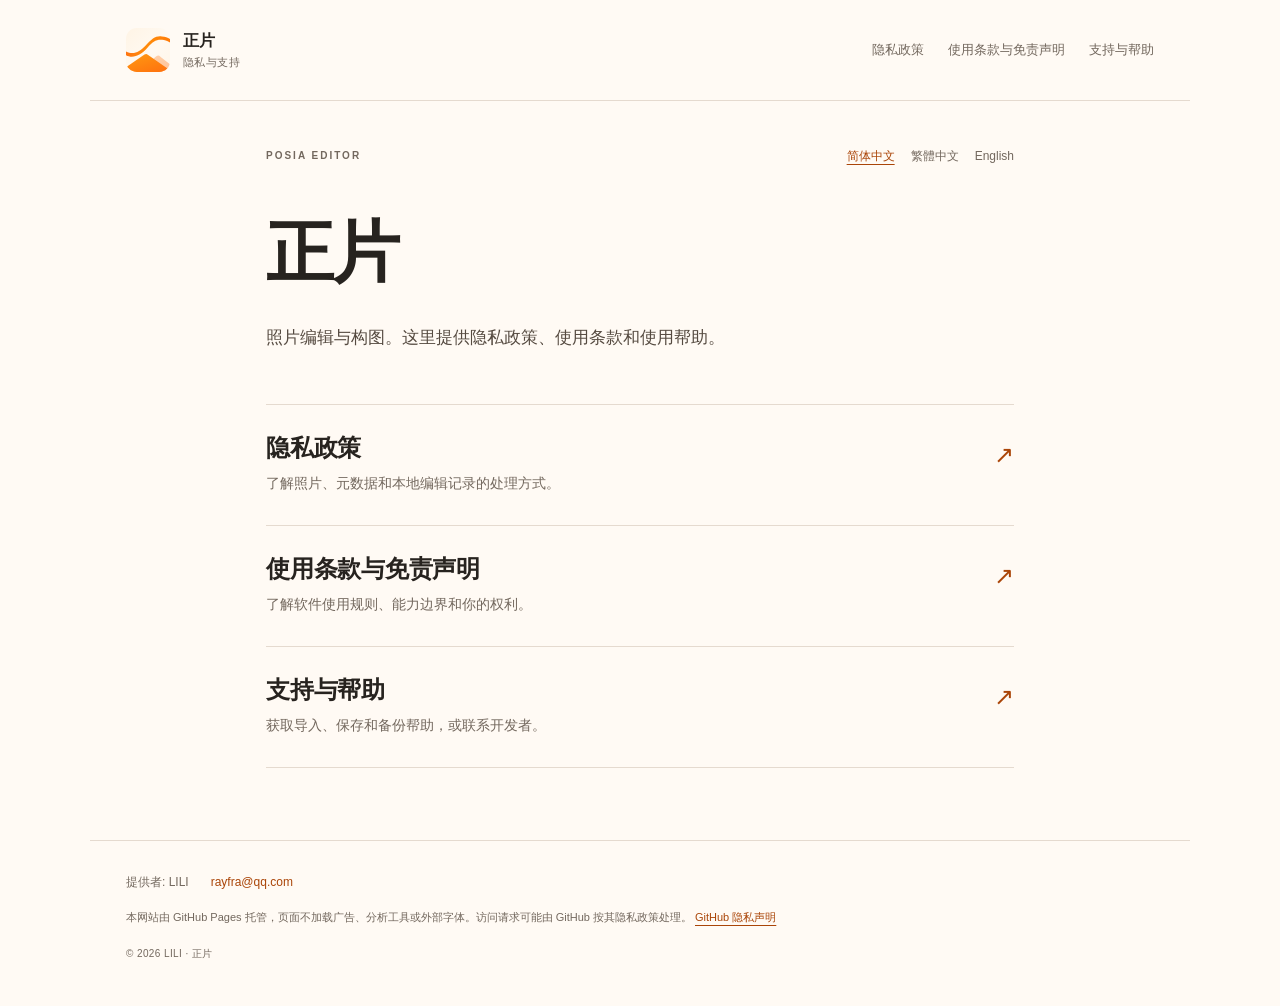
<file: index.html>
<!doctype html>
<html lang="zh-Hans"><head><meta charset="utf-8"><meta name="viewport" content="width=device-width,initial-scale=1">
<title>正片</title><meta name="description" content="照片编辑与构图。这里提供隐私政策、使用条款和使用帮助。">
<link rel="icon" href="icon.svg" type="image/svg+xml"><link rel="stylesheet" href="styles.css"></head>
<body><a class="skip" href="#main">跳到正文</a>
<header class="site-header"><a class="brand" href="index.html"><img src="icon.svg" width="44" height="44" alt=""><span>正片<small>隐私与支持</small></span></a><nav aria-label="隐私与支持"><a href="privacy.html">隐私政策</a><a href="terms.html">使用条款与免责声明</a><a href="support.html">支持与帮助</a></nav></header>
<main id="main"><div class="page-top"><span class="eyebrow">POSIA EDITOR</span><nav class="languages" aria-label="语言"><a href="index.html" lang="zh-Hans" hreflang="zh-Hans" aria-current="page">简体中文</a><a href="index-zh-Hant.html" lang="zh-Hant" hreflang="zh-Hant">繁體中文</a><a href="index-en.html" lang="en" hreflang="en">English</a></nav></div><h1 class="home-title">正片</h1><p class="intro">照片编辑与构图。这里提供隐私政策、使用条款和使用帮助。</p><div class="directory"><a class="directory-row" href="privacy.html"><div><h2>隐私政策</h2><p>了解照片、元数据和本地编辑记录的处理方式。</p></div><span aria-hidden="true">↗</span></a><a class="directory-row" href="terms.html"><div><h2>使用条款与免责声明</h2><p>了解软件使用规则、能力边界和你的权利。</p></div><span aria-hidden="true">↗</span></a><a class="directory-row" href="support.html"><div><h2>支持与帮助</h2><p>获取导入、保存和备份帮助，或联系开发者。</p></div><span aria-hidden="true">↗</span></a></div></main>
<footer><div class="contact-line">提供者: LILI<a href="mailto:rayfra@qq.com">rayfra@qq.com</a></div>
<p>本网站由 GitHub Pages 托管，页面不加载广告、分析工具或外部字体。访问请求可能由 GitHub 按其隐私政策处理。 <a href="https://docs.github.com/en/site-policy/privacy-policies/github-privacy-statement">GitHub 隐私声明</a></p><small>© 2026 LILI · 正片</small></footer></body></html>
</file>
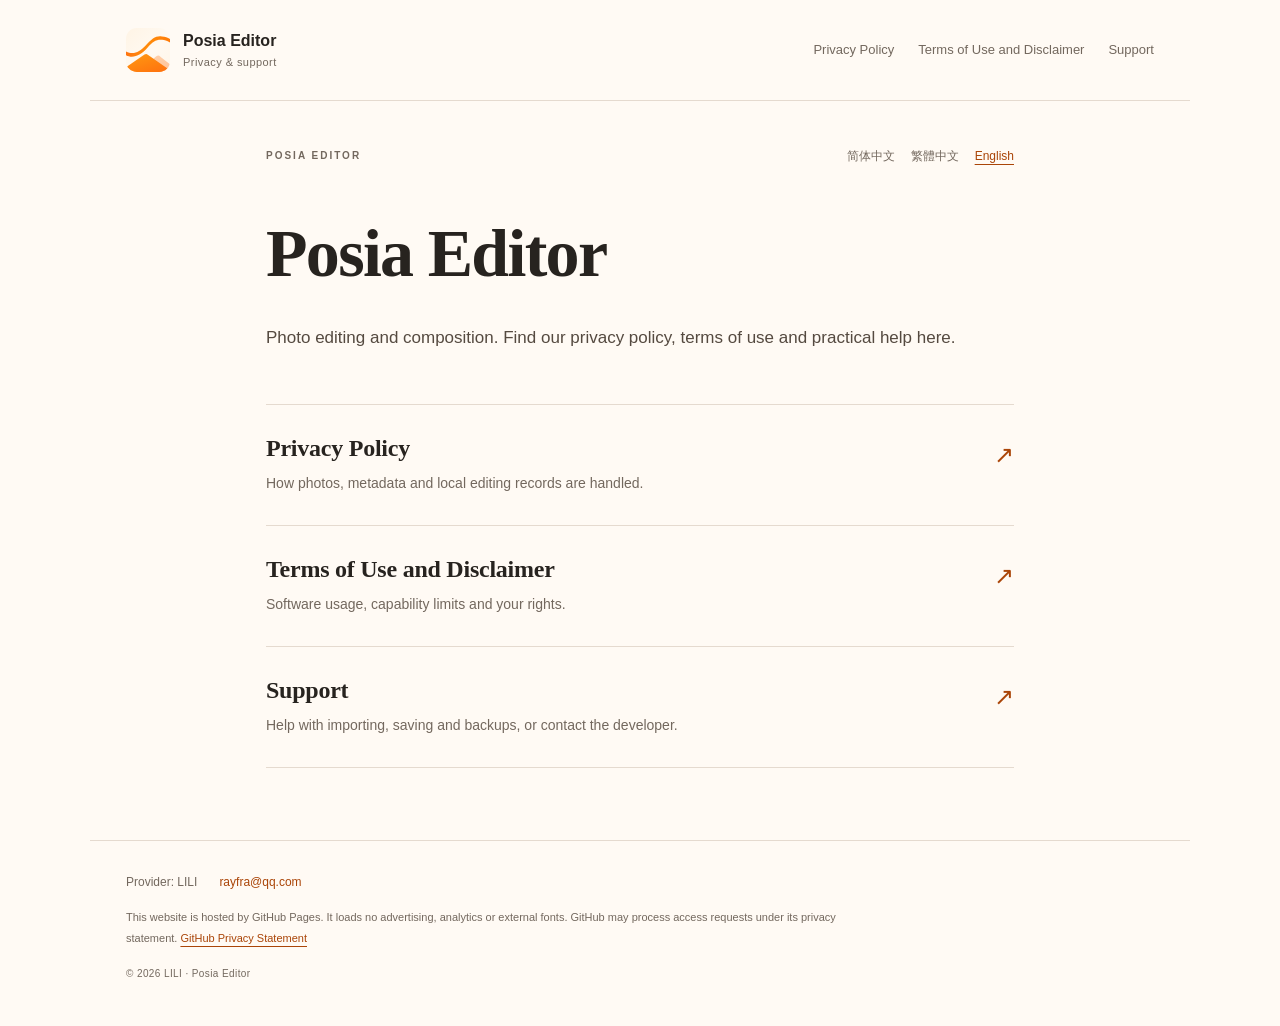
<file: index-en.html>
<!doctype html>
<html lang="en"><head><meta charset="utf-8"><meta name="viewport" content="width=device-width,initial-scale=1">
<title>Posia Editor</title><meta name="description" content="Photo editing and composition. Find our privacy policy, terms of use and practical help here.">
<link rel="icon" href="icon.svg" type="image/svg+xml"><link rel="stylesheet" href="styles.css"></head>
<body><a class="skip" href="#main">Skip to content</a>
<header class="site-header"><a class="brand" href="index-en.html"><img src="icon.svg" width="44" height="44" alt=""><span>Posia Editor<small>Privacy &amp; support</small></span></a><nav aria-label="Privacy &amp; support"><a href="privacy-en.html">Privacy Policy</a><a href="terms-en.html">Terms of Use and Disclaimer</a><a href="support-en.html">Support</a></nav></header>
<main id="main"><div class="page-top"><span class="eyebrow">POSIA EDITOR</span><nav class="languages" aria-label="Language"><a href="index.html" lang="zh-Hans" hreflang="zh-Hans">简体中文</a><a href="index-zh-Hant.html" lang="zh-Hant" hreflang="zh-Hant">繁體中文</a><a href="index-en.html" lang="en" hreflang="en" aria-current="page">English</a></nav></div><h1 class="home-title">Posia Editor</h1><p class="intro">Photo editing and composition. Find our privacy policy, terms of use and practical help here.</p><div class="directory"><a class="directory-row" href="privacy-en.html"><div><h2>Privacy Policy</h2><p>How photos, metadata and local editing records are handled.</p></div><span aria-hidden="true">↗</span></a><a class="directory-row" href="terms-en.html"><div><h2>Terms of Use and Disclaimer</h2><p>Software usage, capability limits and your rights.</p></div><span aria-hidden="true">↗</span></a><a class="directory-row" href="support-en.html"><div><h2>Support</h2><p>Help with importing, saving and backups, or contact the developer.</p></div><span aria-hidden="true">↗</span></a></div></main>
<footer><div class="contact-line">Provider: LILI<a href="mailto:rayfra@qq.com">rayfra@qq.com</a></div>
<p>This website is hosted by GitHub Pages. It loads no advertising, analytics or external fonts. GitHub may process access requests under its privacy statement. <a href="https://docs.github.com/en/site-policy/privacy-policies/github-privacy-statement">GitHub Privacy Statement</a></p><small>© 2026 LILI · Posia Editor</small></footer></body></html>
</file>
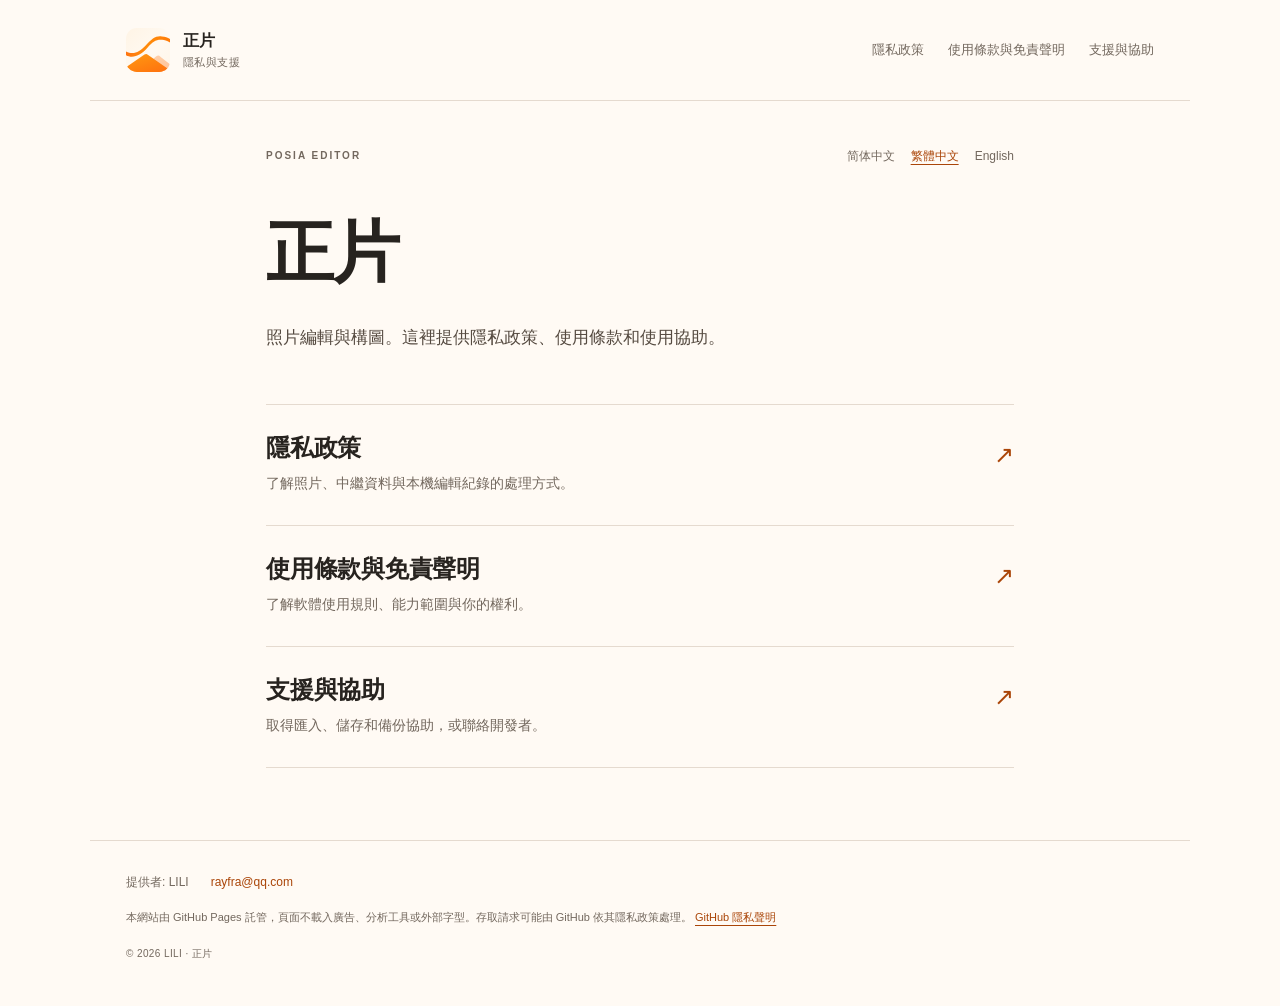
<file: index-zh-Hant.html>
<!doctype html>
<html lang="zh-Hant"><head><meta charset="utf-8"><meta name="viewport" content="width=device-width,initial-scale=1">
<title>正片</title><meta name="description" content="照片編輯與構圖。這裡提供隱私政策、使用條款和使用協助。">
<link rel="icon" href="icon.svg" type="image/svg+xml"><link rel="stylesheet" href="styles.css"></head>
<body><a class="skip" href="#main">跳到正文</a>
<header class="site-header"><a class="brand" href="index-zh-Hant.html"><img src="icon.svg" width="44" height="44" alt=""><span>正片<small>隱私與支援</small></span></a><nav aria-label="隱私與支援"><a href="privacy-zh-Hant.html">隱私政策</a><a href="terms-zh-Hant.html">使用條款與免責聲明</a><a href="support-zh-Hant.html">支援與協助</a></nav></header>
<main id="main"><div class="page-top"><span class="eyebrow">POSIA EDITOR</span><nav class="languages" aria-label="語言"><a href="index.html" lang="zh-Hans" hreflang="zh-Hans">简体中文</a><a href="index-zh-Hant.html" lang="zh-Hant" hreflang="zh-Hant" aria-current="page">繁體中文</a><a href="index-en.html" lang="en" hreflang="en">English</a></nav></div><h1 class="home-title">正片</h1><p class="intro">照片編輯與構圖。這裡提供隱私政策、使用條款和使用協助。</p><div class="directory"><a class="directory-row" href="privacy-zh-Hant.html"><div><h2>隱私政策</h2><p>了解照片、中繼資料與本機編輯紀錄的處理方式。</p></div><span aria-hidden="true">↗</span></a><a class="directory-row" href="terms-zh-Hant.html"><div><h2>使用條款與免責聲明</h2><p>了解軟體使用規則、能力範圍與你的權利。</p></div><span aria-hidden="true">↗</span></a><a class="directory-row" href="support-zh-Hant.html"><div><h2>支援與協助</h2><p>取得匯入、儲存和備份協助，或聯絡開發者。</p></div><span aria-hidden="true">↗</span></a></div></main>
<footer><div class="contact-line">提供者: LILI<a href="mailto:rayfra@qq.com">rayfra@qq.com</a></div>
<p>本網站由 GitHub Pages 託管，頁面不載入廣告、分析工具或外部字型。存取請求可能由 GitHub 依其隱私政策處理。 <a href="https://docs.github.com/en/site-policy/privacy-policies/github-privacy-statement">GitHub 隱私聲明</a></p><small>© 2026 LILI · 正片</small></footer></body></html>
</file>
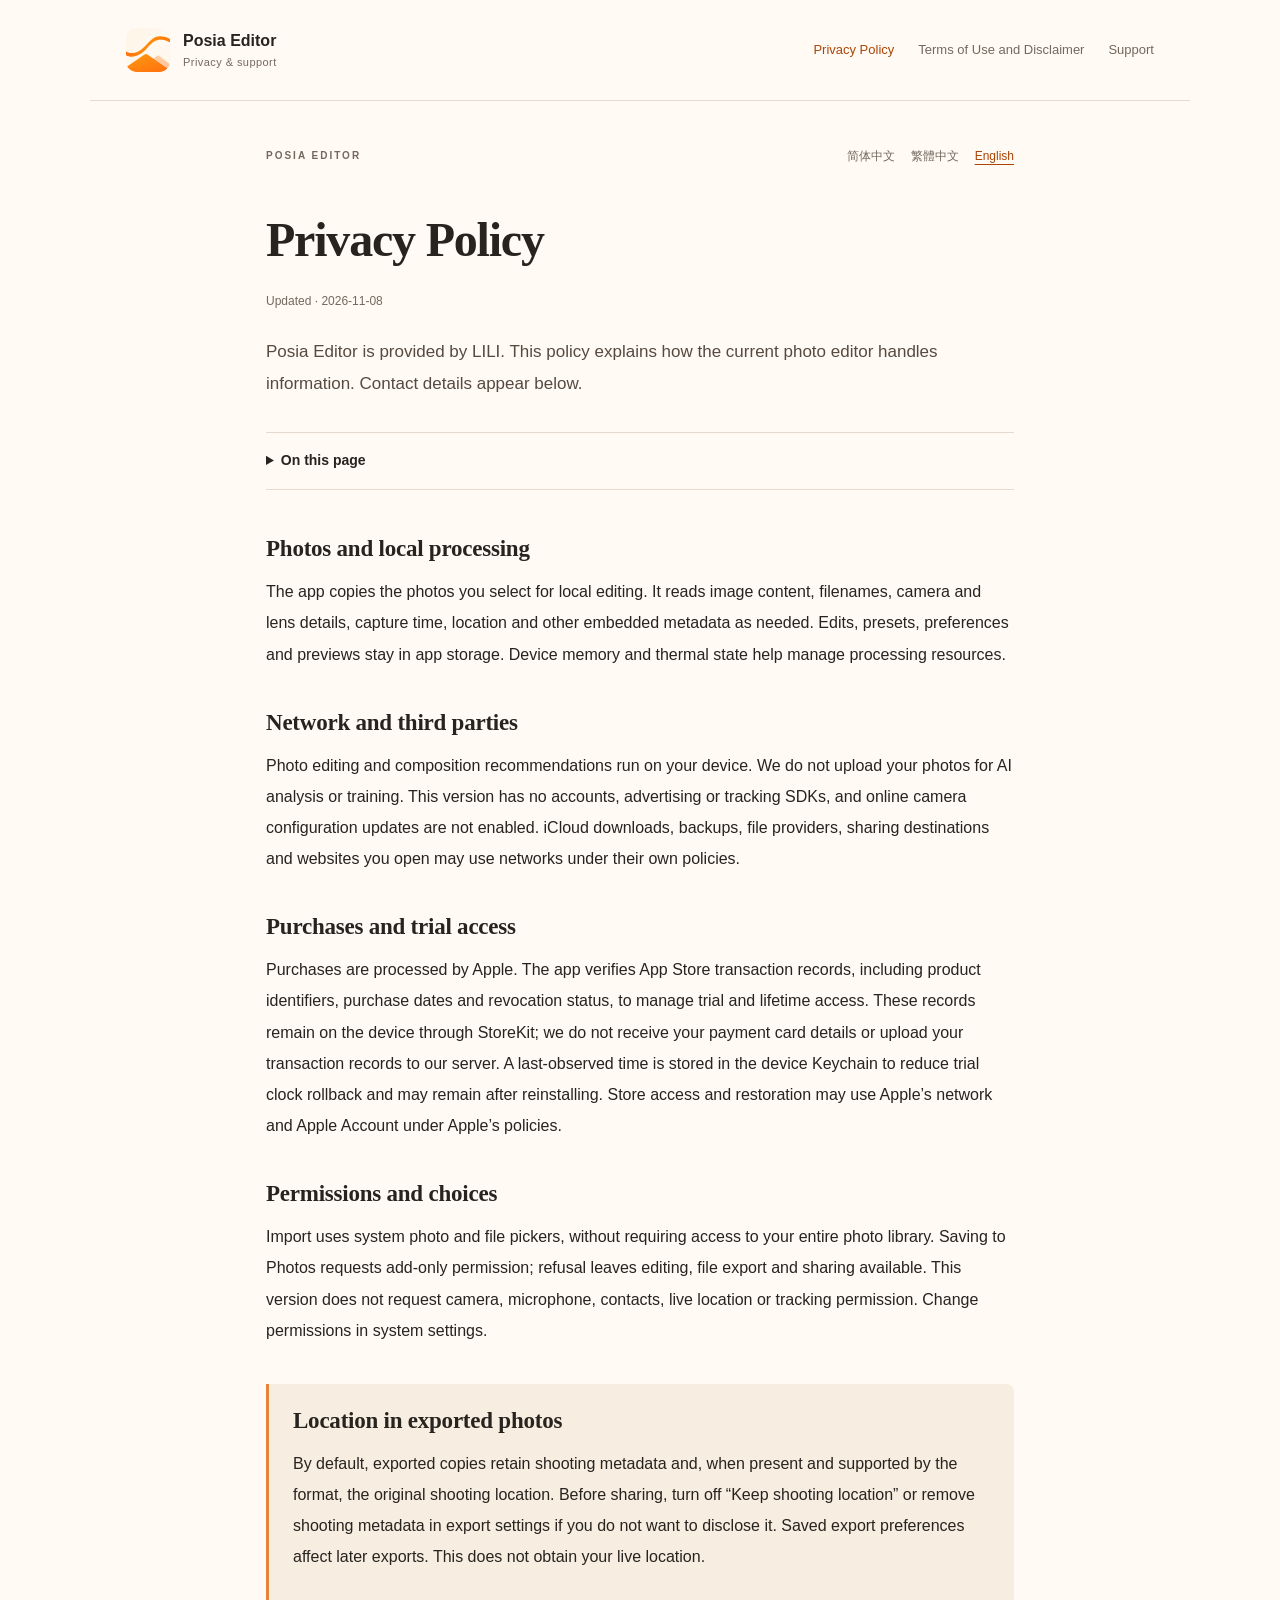
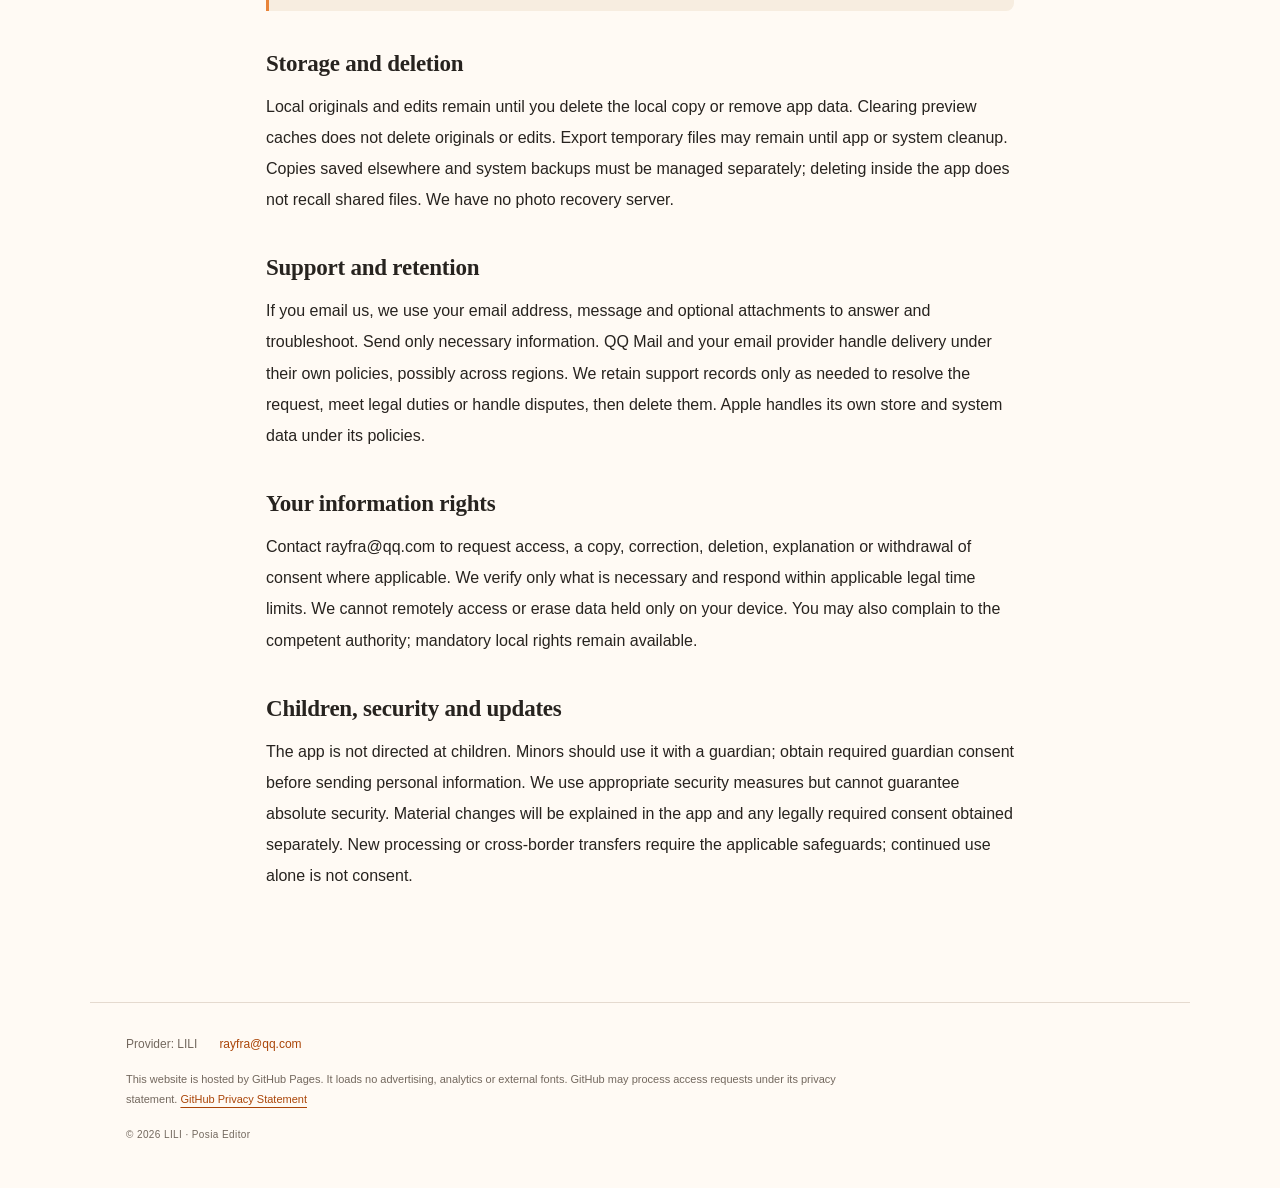
<file: privacy-en.html>
<!doctype html>
<html lang="en"><head><meta charset="utf-8"><meta name="viewport" content="width=device-width,initial-scale=1">
<title>Privacy Policy · Posia Editor</title><meta name="description" content="Photo editing and composition. Find our privacy policy, terms of use and practical help here.">
<link rel="icon" href="icon.svg" type="image/svg+xml"><link rel="stylesheet" href="styles.css"></head>
<body><a class="skip" href="#main">Skip to content</a>
<header class="site-header"><a class="brand" href="index-en.html"><img src="icon.svg" width="44" height="44" alt=""><span>Posia Editor<small>Privacy &amp; support</small></span></a><nav aria-label="Privacy &amp; support"><a href="privacy-en.html" aria-current="page">Privacy Policy</a><a href="terms-en.html">Terms of Use and Disclaimer</a><a href="support-en.html">Support</a></nav></header>
<main id="main"><div class="page-top"><span class="eyebrow">POSIA EDITOR</span><nav class="languages" aria-label="Language"><a href="privacy.html" lang="zh-Hans" hreflang="zh-Hans">简体中文</a><a href="privacy-zh-Hant.html" lang="zh-Hant" hreflang="zh-Hant">繁體中文</a><a href="privacy-en.html" lang="en" hreflang="en" aria-current="page">English</a></nav></div><h1>Privacy Policy</h1><p class="revision">Updated · <time datetime="2026-11-08">2026-11-08</time></p><p class="intro">Posia Editor is provided by LILI. This policy explains how the current photo editor handles information. Contact details appear below.</p><details class="contents"><summary>On this page</summary><ol><li><a href="#local">Photos and local processing</a></li><li><a href="#network">Network and third parties</a></li><li><a href="#purchases">Purchases and trial access</a></li><li><a href="#permissions">Permissions and choices</a></li><li><a href="#export">Location in exported photos</a></li><li><a href="#storage">Storage and deletion</a></li><li><a href="#support">Support and retention</a></li><li><a href="#rights">Your information rights</a></li><li><a href="#children-updates">Children, security and updates</a></li></ol></details><article><section id="local"><h2>Photos and local processing</h2><p>The app copies the photos you select for local editing. It reads image content, filenames, camera and lens details, capture time, location and other embedded metadata as needed. Edits, presets, preferences and previews stay in app storage. Device memory and thermal state help manage processing resources.</p></section><section id="network"><h2>Network and third parties</h2><p>Photo editing and composition recommendations run on your device. We do not upload your photos for AI analysis or training. This version has no accounts, advertising or tracking SDKs, and online camera configuration updates are not enabled. iCloud downloads, backups, file providers, sharing destinations and websites you open may use networks under their own policies.</p></section><section id="purchases"><h2>Purchases and trial access</h2><p>Purchases are processed by Apple. The app verifies App Store transaction records, including product identifiers, purchase dates and revocation status, to manage trial and lifetime access. These records remain on the device through StoreKit; we do not receive your payment card details or upload your transaction records to our server. A last-observed time is stored in the device Keychain to reduce trial clock rollback and may remain after reinstalling. Store access and restoration may use Apple’s network and Apple Account under Apple’s policies.</p></section><section id="permissions"><h2>Permissions and choices</h2><p>Import uses system photo and file pickers, without requiring access to your entire photo library. Saving to Photos requests add-only permission; refusal leaves editing, file export and sharing available. This version does not request camera, microphone, contacts, live location or tracking permission. Change permissions in system settings.</p></section><section id="export" class="important"><h2>Location in exported photos</h2><p>By default, exported copies retain shooting metadata and, when present and supported by the format, the original shooting location. Before sharing, turn off “Keep shooting location” or remove shooting metadata in export settings if you do not want to disclose it. Saved export preferences affect later exports. This does not obtain your live location.</p></section><section id="storage"><h2>Storage and deletion</h2><p>Local originals and edits remain until you delete the local copy or remove app data. Clearing preview caches does not delete originals or edits. Export temporary files may remain until app or system cleanup. Copies saved elsewhere and system backups must be managed separately; deleting inside the app does not recall shared files. We have no photo recovery server.</p></section><section id="support"><h2>Support and retention</h2><p>If you email us, we use your email address, message and optional attachments to answer and troubleshoot. Send only necessary information. QQ Mail and your email provider handle delivery under their own policies, possibly across regions. We retain support records only as needed to resolve the request, meet legal duties or handle disputes, then delete them. Apple handles its own store and system data under its policies.</p></section><section id="rights"><h2>Your information rights</h2><p>Contact rayfra@qq.com to request access, a copy, correction, deletion, explanation or withdrawal of consent where applicable. We verify only what is necessary and respond within applicable legal time limits. We cannot remotely access or erase data held only on your device. You may also complain to the competent authority; mandatory local rights remain available.</p></section><section id="children-updates"><h2>Children, security and updates</h2><p>The app is not directed at children. Minors should use it with a guardian; obtain required guardian consent before sending personal information. We use appropriate security measures but cannot guarantee absolute security. Material changes will be explained in the app and any legally required consent obtained separately. New processing or cross-border transfers require the applicable safeguards; continued use alone is not consent.</p></section></article></main>
<footer><div class="contact-line">Provider: LILI<a href="mailto:rayfra@qq.com">rayfra@qq.com</a></div>
<p>This website is hosted by GitHub Pages. It loads no advertising, analytics or external fonts. GitHub may process access requests under its privacy statement. <a href="https://docs.github.com/en/site-policy/privacy-policies/github-privacy-statement">GitHub Privacy Statement</a></p><small>© 2026 LILI · Posia Editor</small></footer></body></html>
</file>
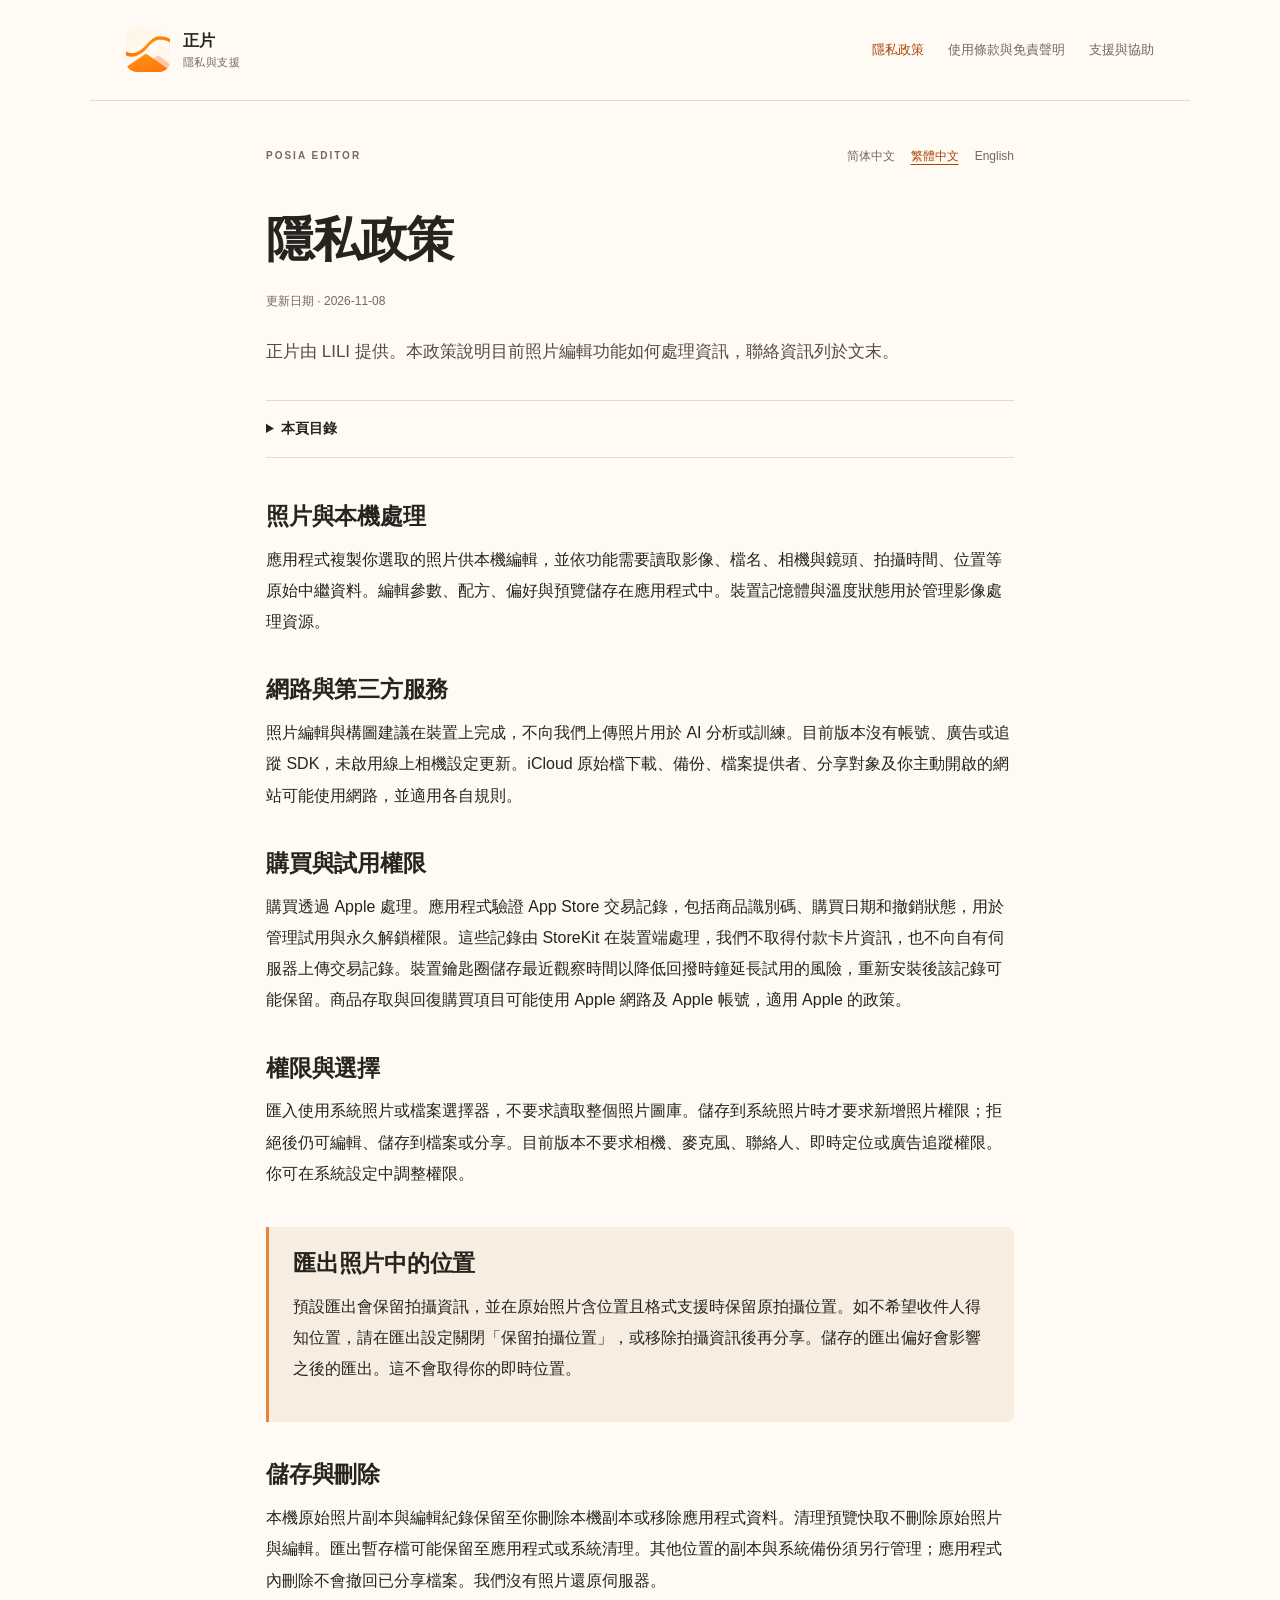
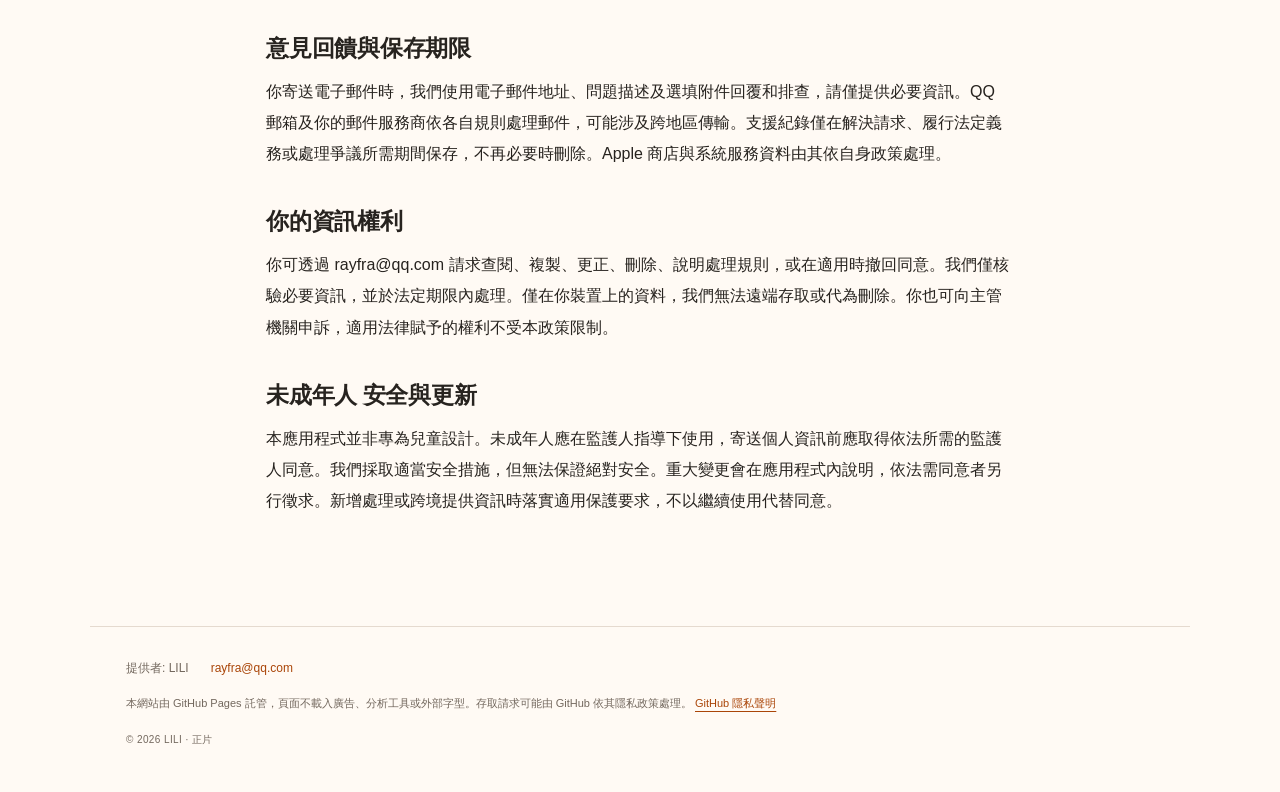
<file: privacy-zh-Hant.html>
<!doctype html>
<html lang="zh-Hant"><head><meta charset="utf-8"><meta name="viewport" content="width=device-width,initial-scale=1">
<title>隱私政策 · 正片</title><meta name="description" content="照片編輯與構圖。這裡提供隱私政策、使用條款和使用協助。">
<link rel="icon" href="icon.svg" type="image/svg+xml"><link rel="stylesheet" href="styles.css"></head>
<body><a class="skip" href="#main">跳到正文</a>
<header class="site-header"><a class="brand" href="index-zh-Hant.html"><img src="icon.svg" width="44" height="44" alt=""><span>正片<small>隱私與支援</small></span></a><nav aria-label="隱私與支援"><a href="privacy-zh-Hant.html" aria-current="page">隱私政策</a><a href="terms-zh-Hant.html">使用條款與免責聲明</a><a href="support-zh-Hant.html">支援與協助</a></nav></header>
<main id="main"><div class="page-top"><span class="eyebrow">POSIA EDITOR</span><nav class="languages" aria-label="語言"><a href="privacy.html" lang="zh-Hans" hreflang="zh-Hans">简体中文</a><a href="privacy-zh-Hant.html" lang="zh-Hant" hreflang="zh-Hant" aria-current="page">繁體中文</a><a href="privacy-en.html" lang="en" hreflang="en">English</a></nav></div><h1>隱私政策</h1><p class="revision">更新日期 · <time datetime="2026-11-08">2026-11-08</time></p><p class="intro">正片由 LILI 提供。本政策說明目前照片編輯功能如何處理資訊，聯絡資訊列於文末。</p><details class="contents"><summary>本頁目錄</summary><ol><li><a href="#local">照片與本機處理</a></li><li><a href="#network">網路與第三方服務</a></li><li><a href="#purchases">購買與試用權限</a></li><li><a href="#permissions">權限與選擇</a></li><li><a href="#export">匯出照片中的位置</a></li><li><a href="#storage">儲存與刪除</a></li><li><a href="#support">意見回饋與保存期限</a></li><li><a href="#rights">你的資訊權利</a></li><li><a href="#children-updates">未成年人 安全與更新</a></li></ol></details><article><section id="local"><h2>照片與本機處理</h2><p>應用程式複製你選取的照片供本機編輯，並依功能需要讀取影像、檔名、相機與鏡頭、拍攝時間、位置等原始中繼資料。編輯參數、配方、偏好與預覽儲存在應用程式中。裝置記憶體與溫度狀態用於管理影像處理資源。</p></section><section id="network"><h2>網路與第三方服務</h2><p>照片編輯與構圖建議在裝置上完成，不向我們上傳照片用於 AI 分析或訓練。目前版本沒有帳號、廣告或追蹤 SDK，未啟用線上相機設定更新。iCloud 原始檔下載、備份、檔案提供者、分享對象及你主動開啟的網站可能使用網路，並適用各自規則。</p></section><section id="purchases"><h2>購買與試用權限</h2><p>購買透過 Apple 處理。應用程式驗證 App Store 交易記錄，包括商品識別碼、購買日期和撤銷狀態，用於管理試用與永久解鎖權限。這些記錄由 StoreKit 在裝置端處理，我們不取得付款卡片資訊，也不向自有伺服器上傳交易記錄。裝置鑰匙圈儲存最近觀察時間以降低回撥時鐘延長試用的風險，重新安裝後該記錄可能保留。商品存取與回復購買項目可能使用 Apple 網路及 Apple 帳號，適用 Apple 的政策。</p></section><section id="permissions"><h2>權限與選擇</h2><p>匯入使用系統照片或檔案選擇器，不要求讀取整個照片圖庫。儲存到系統照片時才要求新增照片權限；拒絕後仍可編輯、儲存到檔案或分享。目前版本不要求相機、麥克風、聯絡人、即時定位或廣告追蹤權限。你可在系統設定中調整權限。</p></section><section id="export" class="important"><h2>匯出照片中的位置</h2><p>預設匯出會保留拍攝資訊，並在原始照片含位置且格式支援時保留原拍攝位置。如不希望收件人得知位置，請在匯出設定關閉「保留拍攝位置」，或移除拍攝資訊後再分享。儲存的匯出偏好會影響之後的匯出。這不會取得你的即時位置。</p></section><section id="storage"><h2>儲存與刪除</h2><p>本機原始照片副本與編輯紀錄保留至你刪除本機副本或移除應用程式資料。清理預覽快取不刪除原始照片與編輯。匯出暫存檔可能保留至應用程式或系統清理。其他位置的副本與系統備份須另行管理；應用程式內刪除不會撤回已分享檔案。我們沒有照片還原伺服器。</p></section><section id="support"><h2>意見回饋與保存期限</h2><p>你寄送電子郵件時，我們使用電子郵件地址、問題描述及選填附件回覆和排查，請僅提供必要資訊。QQ 郵箱及你的郵件服務商依各自規則處理郵件，可能涉及跨地區傳輸。支援紀錄僅在解決請求、履行法定義務或處理爭議所需期間保存，不再必要時刪除。Apple 商店與系統服務資料由其依自身政策處理。</p></section><section id="rights"><h2>你的資訊權利</h2><p>你可透過 rayfra@qq.com 請求查閱、複製、更正、刪除、說明處理規則，或在適用時撤回同意。我們僅核驗必要資訊，並於法定期限內處理。僅在你裝置上的資料，我們無法遠端存取或代為刪除。你也可向主管機關申訴，適用法律賦予的權利不受本政策限制。</p></section><section id="children-updates"><h2>未成年人 安全與更新</h2><p>本應用程式並非專為兒童設計。未成年人應在監護人指導下使用，寄送個人資訊前應取得依法所需的監護人同意。我們採取適當安全措施，但無法保證絕對安全。重大變更會在應用程式內說明，依法需同意者另行徵求。新增處理或跨境提供資訊時落實適用保護要求，不以繼續使用代替同意。</p></section></article></main>
<footer><div class="contact-line">提供者: LILI<a href="mailto:rayfra@qq.com">rayfra@qq.com</a></div>
<p>本網站由 GitHub Pages 託管，頁面不載入廣告、分析工具或外部字型。存取請求可能由 GitHub 依其隱私政策處理。 <a href="https://docs.github.com/en/site-policy/privacy-policies/github-privacy-statement">GitHub 隱私聲明</a></p><small>© 2026 LILI · 正片</small></footer></body></html>
</file>
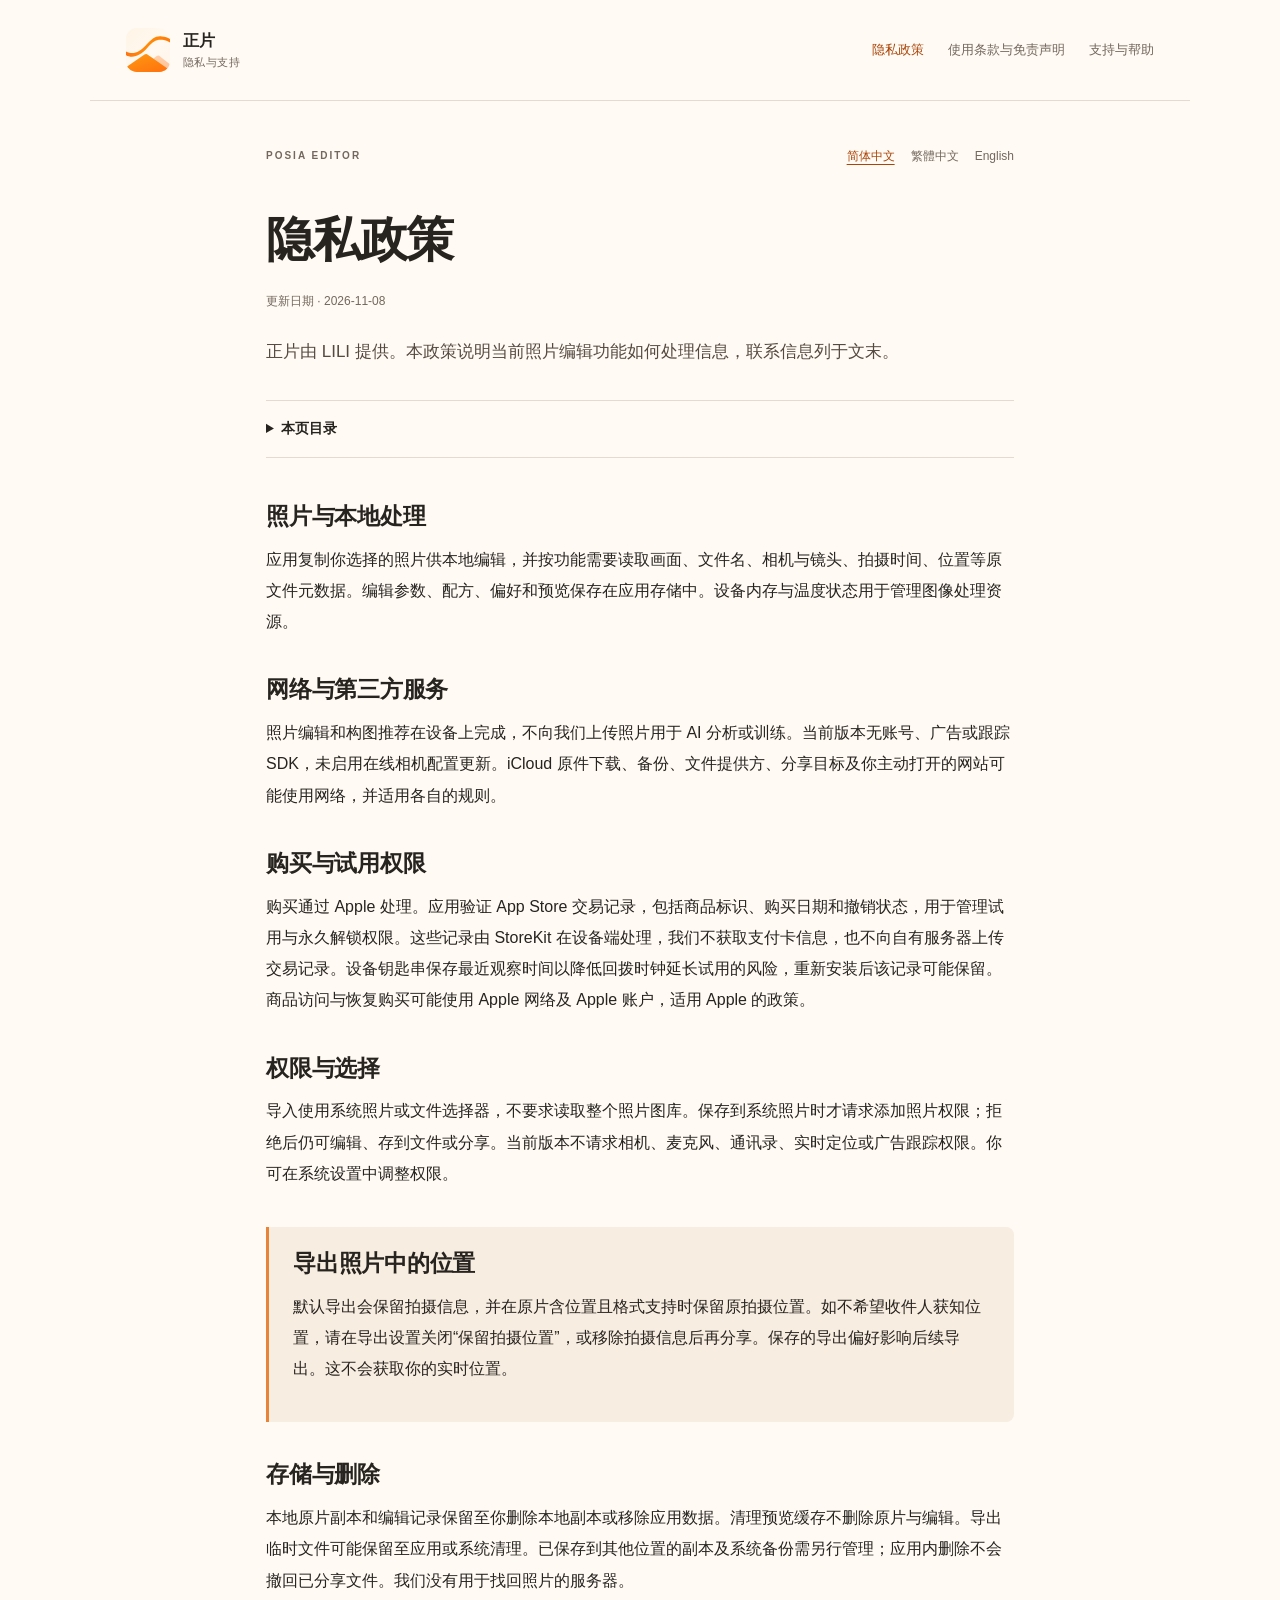
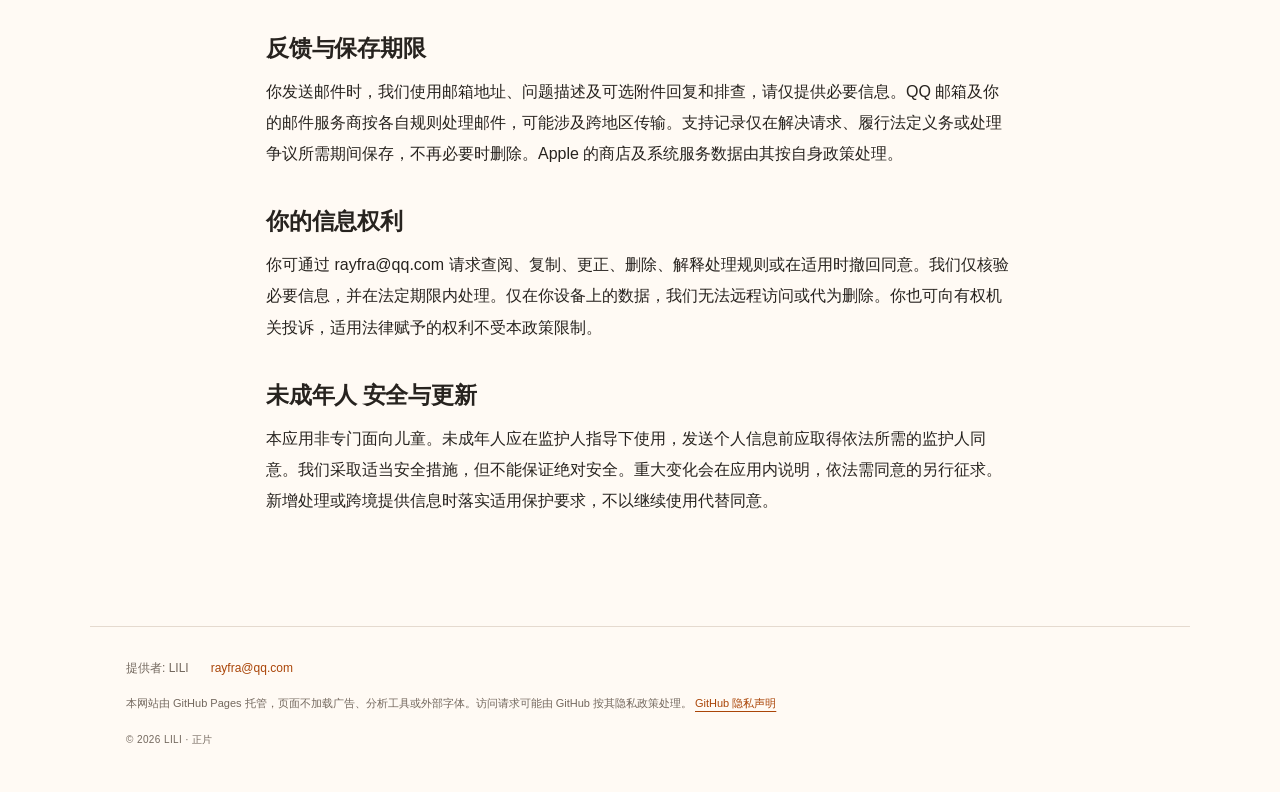
<file: privacy.html>
<!doctype html>
<html lang="zh-Hans"><head><meta charset="utf-8"><meta name="viewport" content="width=device-width,initial-scale=1">
<title>隐私政策 · 正片</title><meta name="description" content="照片编辑与构图。这里提供隐私政策、使用条款和使用帮助。">
<link rel="icon" href="icon.svg" type="image/svg+xml"><link rel="stylesheet" href="styles.css"></head>
<body><a class="skip" href="#main">跳到正文</a>
<header class="site-header"><a class="brand" href="index.html"><img src="icon.svg" width="44" height="44" alt=""><span>正片<small>隐私与支持</small></span></a><nav aria-label="隐私与支持"><a href="privacy.html" aria-current="page">隐私政策</a><a href="terms.html">使用条款与免责声明</a><a href="support.html">支持与帮助</a></nav></header>
<main id="main"><div class="page-top"><span class="eyebrow">POSIA EDITOR</span><nav class="languages" aria-label="语言"><a href="privacy.html" lang="zh-Hans" hreflang="zh-Hans" aria-current="page">简体中文</a><a href="privacy-zh-Hant.html" lang="zh-Hant" hreflang="zh-Hant">繁體中文</a><a href="privacy-en.html" lang="en" hreflang="en">English</a></nav></div><h1>隐私政策</h1><p class="revision">更新日期 · <time datetime="2026-11-08">2026-11-08</time></p><p class="intro">正片由 LILI 提供。本政策说明当前照片编辑功能如何处理信息，联系信息列于文末。</p><details class="contents"><summary>本页目录</summary><ol><li><a href="#local">照片与本地处理</a></li><li><a href="#network">网络与第三方服务</a></li><li><a href="#purchases">购买与试用权限</a></li><li><a href="#permissions">权限与选择</a></li><li><a href="#export">导出照片中的位置</a></li><li><a href="#storage">存储与删除</a></li><li><a href="#support">反馈与保存期限</a></li><li><a href="#rights">你的信息权利</a></li><li><a href="#children-updates">未成年人 安全与更新</a></li></ol></details><article><section id="local"><h2>照片与本地处理</h2><p>应用复制你选择的照片供本地编辑，并按功能需要读取画面、文件名、相机与镜头、拍摄时间、位置等原文件元数据。编辑参数、配方、偏好和预览保存在应用存储中。设备内存与温度状态用于管理图像处理资源。</p></section><section id="network"><h2>网络与第三方服务</h2><p>照片编辑和构图推荐在设备上完成，不向我们上传照片用于 AI 分析或训练。当前版本无账号、广告或跟踪 SDK，未启用在线相机配置更新。iCloud 原件下载、备份、文件提供方、分享目标及你主动打开的网站可能使用网络，并适用各自的规则。</p></section><section id="purchases"><h2>购买与试用权限</h2><p>购买通过 Apple 处理。应用验证 App Store 交易记录，包括商品标识、购买日期和撤销状态，用于管理试用与永久解锁权限。这些记录由 StoreKit 在设备端处理，我们不获取支付卡信息，也不向自有服务器上传交易记录。设备钥匙串保存最近观察时间以降低回拨时钟延长试用的风险，重新安装后该记录可能保留。商品访问与恢复购买可能使用 Apple 网络及 Apple 账户，适用 Apple 的政策。</p></section><section id="permissions"><h2>权限与选择</h2><p>导入使用系统照片或文件选择器，不要求读取整个照片图库。保存到系统照片时才请求添加照片权限；拒绝后仍可编辑、存到文件或分享。当前版本不请求相机、麦克风、通讯录、实时定位或广告跟踪权限。你可在系统设置中调整权限。</p></section><section id="export" class="important"><h2>导出照片中的位置</h2><p>默认导出会保留拍摄信息，并在原片含位置且格式支持时保留原拍摄位置。如不希望收件人获知位置，请在导出设置关闭“保留拍摄位置”，或移除拍摄信息后再分享。保存的导出偏好影响后续导出。这不会获取你的实时位置。</p></section><section id="storage"><h2>存储与删除</h2><p>本地原片副本和编辑记录保留至你删除本地副本或移除应用数据。清理预览缓存不删除原片与编辑。导出临时文件可能保留至应用或系统清理。已保存到其他位置的副本及系统备份需另行管理；应用内删除不会撤回已分享文件。我们没有用于找回照片的服务器。</p></section><section id="support"><h2>反馈与保存期限</h2><p>你发送邮件时，我们使用邮箱地址、问题描述及可选附件回复和排查，请仅提供必要信息。QQ 邮箱及你的邮件服务商按各自规则处理邮件，可能涉及跨地区传输。支持记录仅在解决请求、履行法定义务或处理争议所需期间保存，不再必要时删除。Apple 的商店及系统服务数据由其按自身政策处理。</p></section><section id="rights"><h2>你的信息权利</h2><p>你可通过 rayfra@qq.com 请求查阅、复制、更正、删除、解释处理规则或在适用时撤回同意。我们仅核验必要信息，并在法定期限内处理。仅在你设备上的数据，我们无法远程访问或代为删除。你也可向有权机关投诉，适用法律赋予的权利不受本政策限制。</p></section><section id="children-updates"><h2>未成年人 安全与更新</h2><p>本应用非专门面向儿童。未成年人应在监护人指导下使用，发送个人信息前应取得依法所需的监护人同意。我们采取适当安全措施，但不能保证绝对安全。重大变化会在应用内说明，依法需同意的另行征求。新增处理或跨境提供信息时落实适用保护要求，不以继续使用代替同意。</p></section></article></main>
<footer><div class="contact-line">提供者: LILI<a href="mailto:rayfra@qq.com">rayfra@qq.com</a></div>
<p>本网站由 GitHub Pages 托管，页面不加载广告、分析工具或外部字体。访问请求可能由 GitHub 按其隐私政策处理。 <a href="https://docs.github.com/en/site-policy/privacy-policies/github-privacy-statement">GitHub 隐私声明</a></p><small>© 2026 LILI · 正片</small></footer></body></html>
</file>
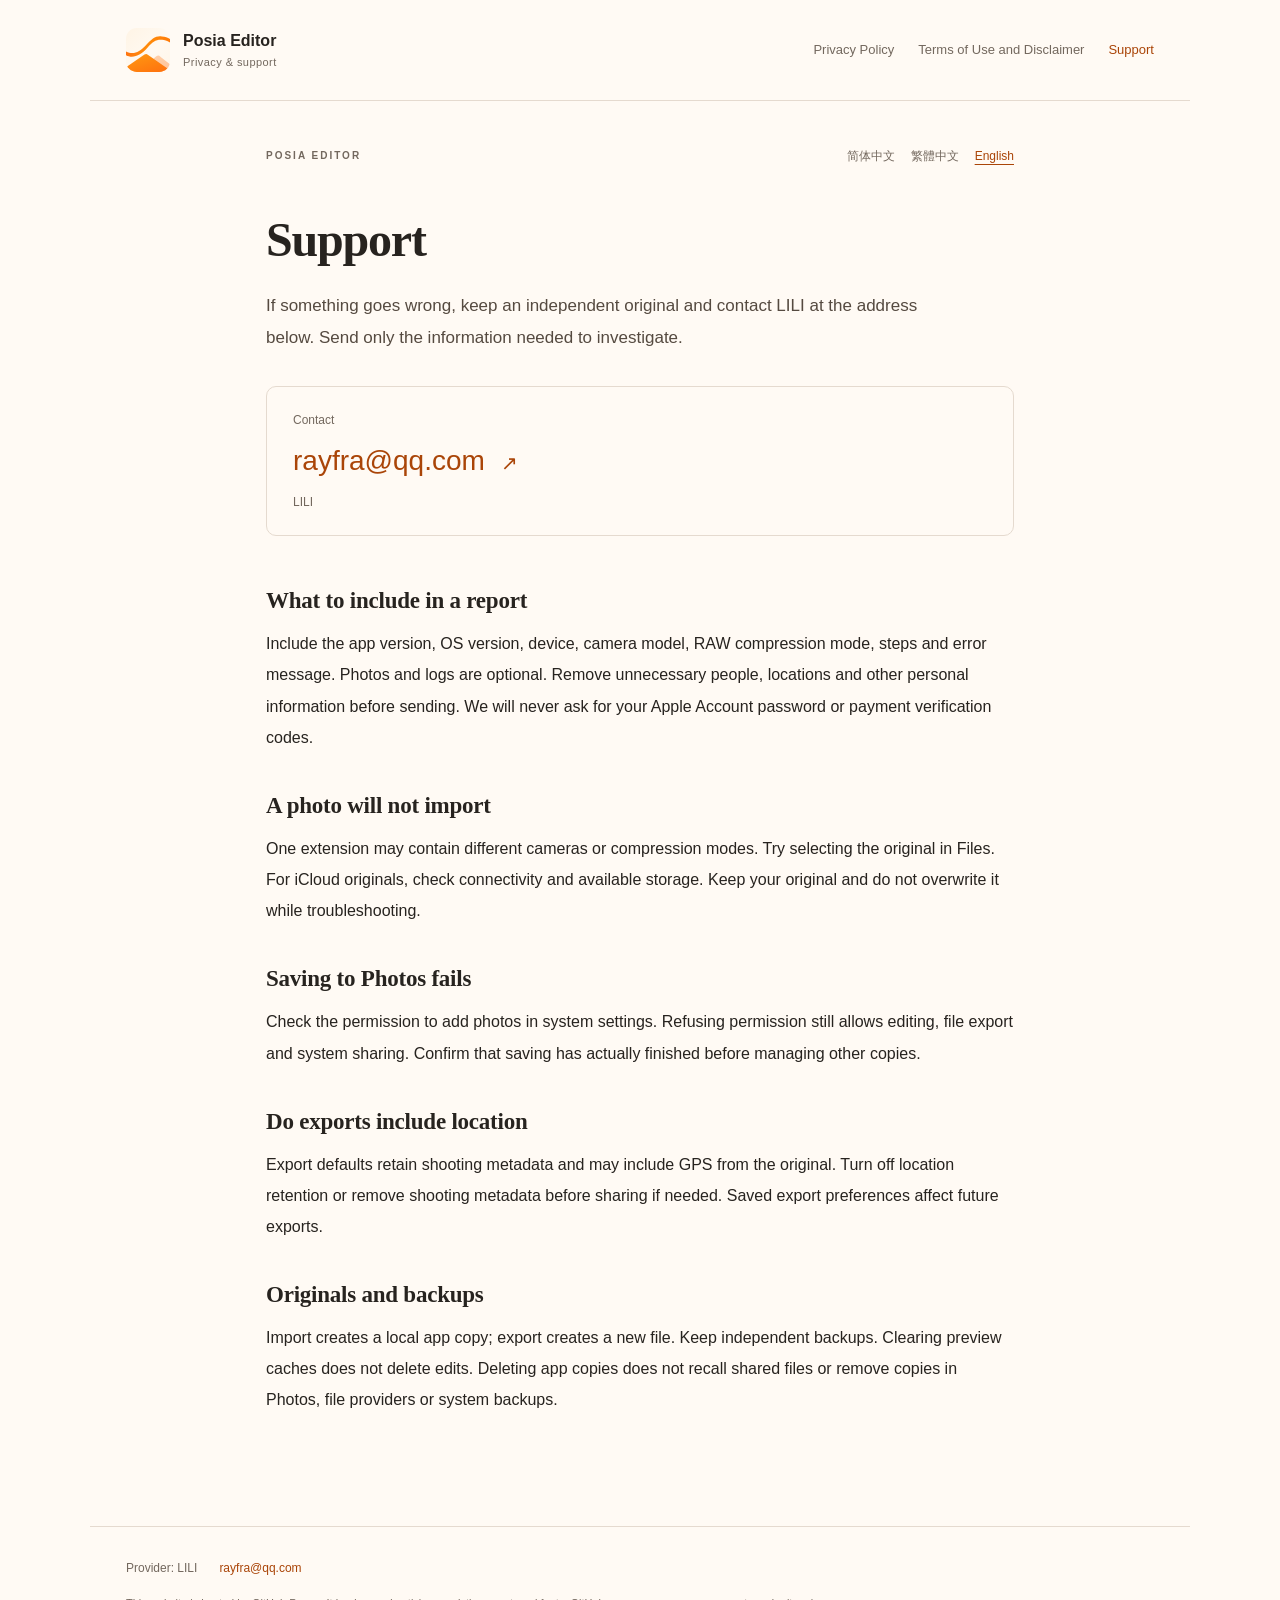
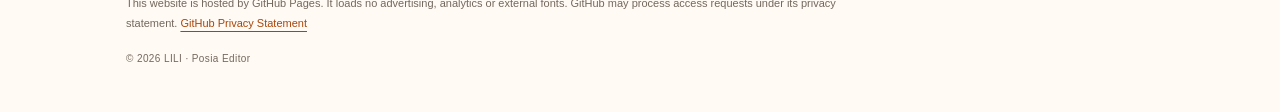
<file: support-en.html>
<!doctype html>
<html lang="en"><head><meta charset="utf-8"><meta name="viewport" content="width=device-width,initial-scale=1">
<title>Support · Posia Editor</title><meta name="description" content="Photo editing and composition. Find our privacy policy, terms of use and practical help here.">
<link rel="icon" href="icon.svg" type="image/svg+xml"><link rel="stylesheet" href="styles.css"></head>
<body><a class="skip" href="#main">Skip to content</a>
<header class="site-header"><a class="brand" href="index-en.html"><img src="icon.svg" width="44" height="44" alt=""><span>Posia Editor<small>Privacy &amp; support</small></span></a><nav aria-label="Privacy &amp; support"><a href="privacy-en.html">Privacy Policy</a><a href="terms-en.html">Terms of Use and Disclaimer</a><a href="support-en.html" aria-current="page">Support</a></nav></header>
<main id="main"><div class="page-top"><span class="eyebrow">POSIA EDITOR</span><nav class="languages" aria-label="Language"><a href="support.html" lang="zh-Hans" hreflang="zh-Hans">简体中文</a><a href="support-zh-Hant.html" lang="zh-Hant" hreflang="zh-Hant">繁體中文</a><a href="support-en.html" lang="en" hreflang="en" aria-current="page">English</a></nav></div><h1>Support</h1><p class="intro">If something goes wrong, keep an independent original and contact LILI at the address below. Send only the information needed to investigate.</p><div class="contact-box"><span>Contact</span><a href="mailto:rayfra@qq.com">rayfra@qq.com <span aria-hidden="true">↗</span></a><small>LILI</small></div><article><section><h2>What to include in a report</h2><p>Include the app version, OS version, device, camera model, RAW compression mode, steps and error message. Photos and logs are optional. Remove unnecessary people, locations and other personal information before sending. We will never ask for your Apple Account password or payment verification codes.</p></section><section><h2>A photo will not import</h2><p>One extension may contain different cameras or compression modes. Try selecting the original in Files. For iCloud originals, check connectivity and available storage. Keep your original and do not overwrite it while troubleshooting.</p></section><section><h2>Saving to Photos fails</h2><p>Check the permission to add photos in system settings. Refusing permission still allows editing, file export and system sharing. Confirm that saving has actually finished before managing other copies.</p></section><section><h2>Do exports include location</h2><p>Export defaults retain shooting metadata and may include GPS from the original. Turn off location retention or remove shooting metadata before sharing if needed. Saved export preferences affect future exports.</p></section><section><h2>Originals and backups</h2><p>Import creates a local app copy; export creates a new file. Keep independent backups. Clearing preview caches does not delete edits. Deleting app copies does not recall shared files or remove copies in Photos, file providers or system backups.</p></section></article></main>
<footer><div class="contact-line">Provider: LILI<a href="mailto:rayfra@qq.com">rayfra@qq.com</a></div>
<p>This website is hosted by GitHub Pages. It loads no advertising, analytics or external fonts. GitHub may process access requests under its privacy statement. <a href="https://docs.github.com/en/site-policy/privacy-policies/github-privacy-statement">GitHub Privacy Statement</a></p><small>© 2026 LILI · Posia Editor</small></footer></body></html>
</file>
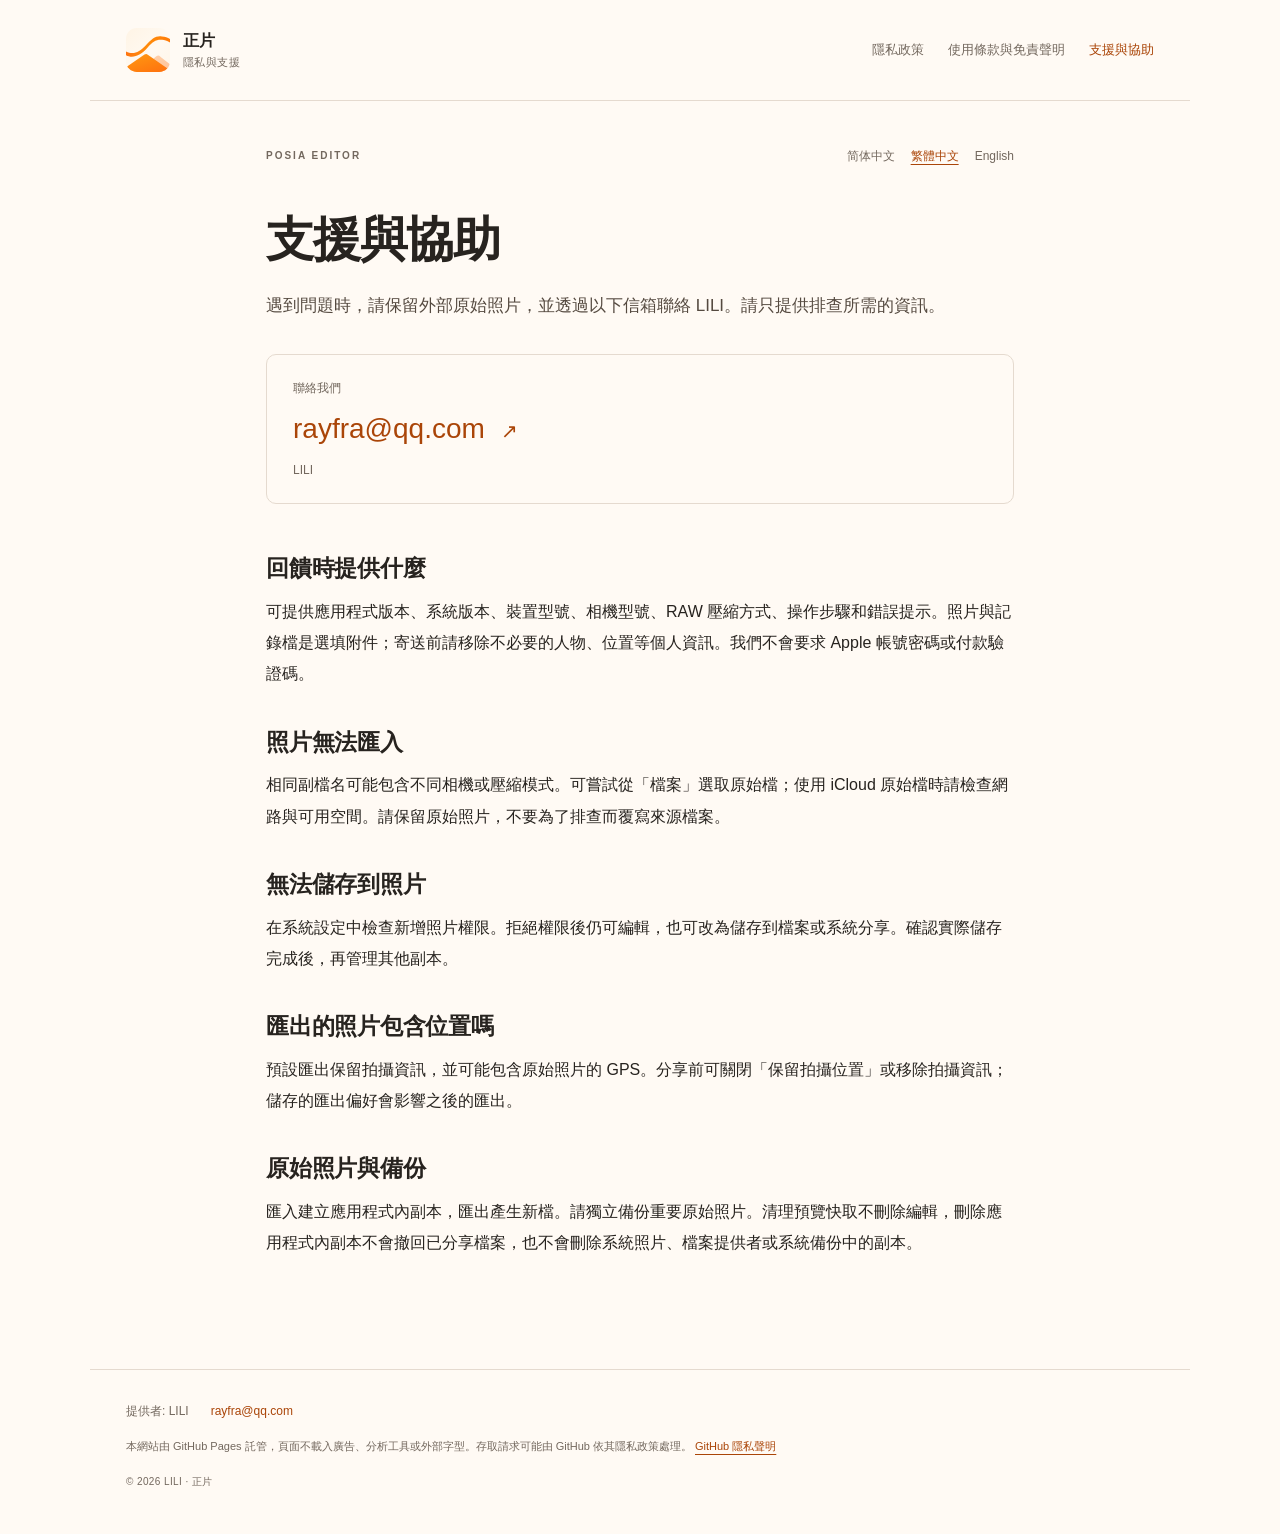
<file: support-zh-Hant.html>
<!doctype html>
<html lang="zh-Hant"><head><meta charset="utf-8"><meta name="viewport" content="width=device-width,initial-scale=1">
<title>支援與協助 · 正片</title><meta name="description" content="照片編輯與構圖。這裡提供隱私政策、使用條款和使用協助。">
<link rel="icon" href="icon.svg" type="image/svg+xml"><link rel="stylesheet" href="styles.css"></head>
<body><a class="skip" href="#main">跳到正文</a>
<header class="site-header"><a class="brand" href="index-zh-Hant.html"><img src="icon.svg" width="44" height="44" alt=""><span>正片<small>隱私與支援</small></span></a><nav aria-label="隱私與支援"><a href="privacy-zh-Hant.html">隱私政策</a><a href="terms-zh-Hant.html">使用條款與免責聲明</a><a href="support-zh-Hant.html" aria-current="page">支援與協助</a></nav></header>
<main id="main"><div class="page-top"><span class="eyebrow">POSIA EDITOR</span><nav class="languages" aria-label="語言"><a href="support.html" lang="zh-Hans" hreflang="zh-Hans">简体中文</a><a href="support-zh-Hant.html" lang="zh-Hant" hreflang="zh-Hant" aria-current="page">繁體中文</a><a href="support-en.html" lang="en" hreflang="en">English</a></nav></div><h1>支援與協助</h1><p class="intro">遇到問題時，請保留外部原始照片，並透過以下信箱聯絡 LILI。請只提供排查所需的資訊。</p><div class="contact-box"><span>聯絡我們</span><a href="mailto:rayfra@qq.com">rayfra@qq.com <span aria-hidden="true">↗</span></a><small>LILI</small></div><article><section><h2>回饋時提供什麼</h2><p>可提供應用程式版本、系統版本、裝置型號、相機型號、RAW 壓縮方式、操作步驟和錯誤提示。照片與記錄檔是選填附件；寄送前請移除不必要的人物、位置等個人資訊。我們不會要求 Apple 帳號密碼或付款驗證碼。</p></section><section><h2>照片無法匯入</h2><p>相同副檔名可能包含不同相機或壓縮模式。可嘗試從「檔案」選取原始檔；使用 iCloud 原始檔時請檢查網路與可用空間。請保留原始照片，不要為了排查而覆寫來源檔案。</p></section><section><h2>無法儲存到照片</h2><p>在系統設定中檢查新增照片權限。拒絕權限後仍可編輯，也可改為儲存到檔案或系統分享。確認實際儲存完成後，再管理其他副本。</p></section><section><h2>匯出的照片包含位置嗎</h2><p>預設匯出保留拍攝資訊，並可能包含原始照片的 GPS。分享前可關閉「保留拍攝位置」或移除拍攝資訊；儲存的匯出偏好會影響之後的匯出。</p></section><section><h2>原始照片與備份</h2><p>匯入建立應用程式內副本，匯出產生新檔。請獨立備份重要原始照片。清理預覽快取不刪除編輯，刪除應用程式內副本不會撤回已分享檔案，也不會刪除系統照片、檔案提供者或系統備份中的副本。</p></section></article></main>
<footer><div class="contact-line">提供者: LILI<a href="mailto:rayfra@qq.com">rayfra@qq.com</a></div>
<p>本網站由 GitHub Pages 託管，頁面不載入廣告、分析工具或外部字型。存取請求可能由 GitHub 依其隱私政策處理。 <a href="https://docs.github.com/en/site-policy/privacy-policies/github-privacy-statement">GitHub 隱私聲明</a></p><small>© 2026 LILI · 正片</small></footer></body></html>
</file>
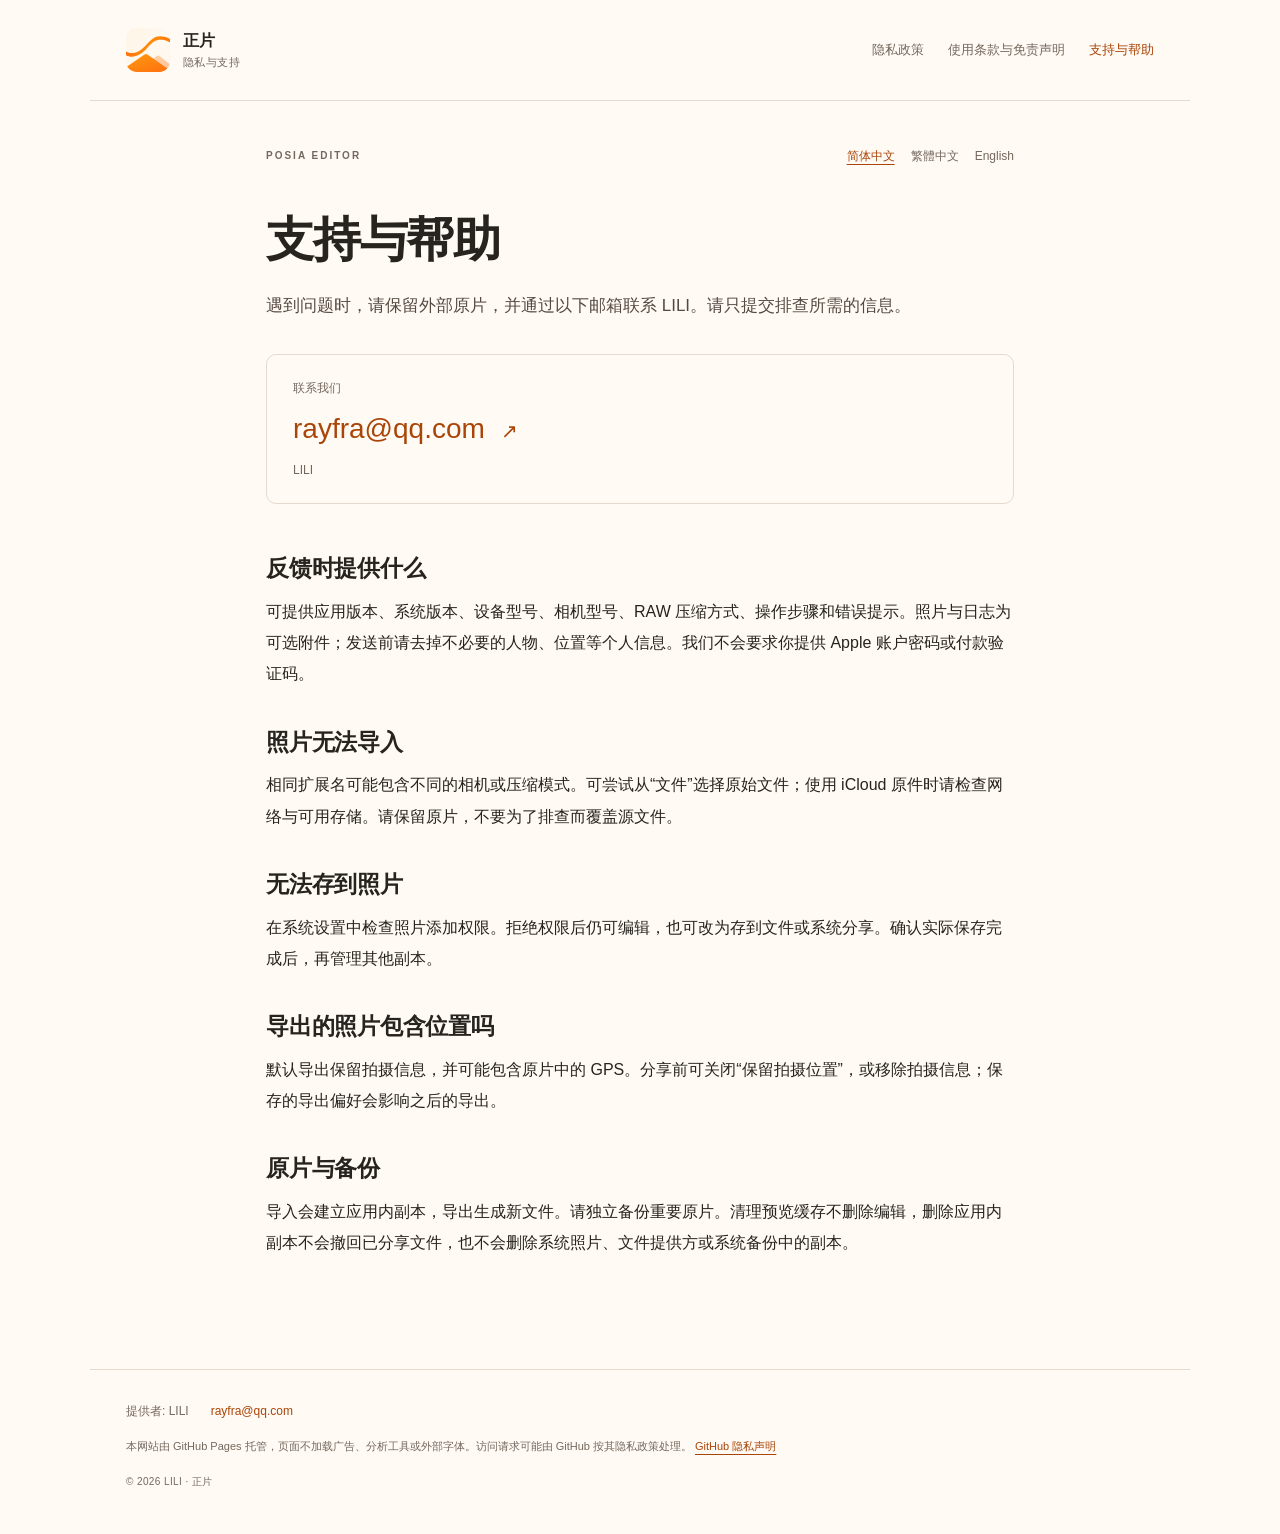
<file: support.html>
<!doctype html>
<html lang="zh-Hans"><head><meta charset="utf-8"><meta name="viewport" content="width=device-width,initial-scale=1">
<title>支持与帮助 · 正片</title><meta name="description" content="照片编辑与构图。这里提供隐私政策、使用条款和使用帮助。">
<link rel="icon" href="icon.svg" type="image/svg+xml"><link rel="stylesheet" href="styles.css"></head>
<body><a class="skip" href="#main">跳到正文</a>
<header class="site-header"><a class="brand" href="index.html"><img src="icon.svg" width="44" height="44" alt=""><span>正片<small>隐私与支持</small></span></a><nav aria-label="隐私与支持"><a href="privacy.html">隐私政策</a><a href="terms.html">使用条款与免责声明</a><a href="support.html" aria-current="page">支持与帮助</a></nav></header>
<main id="main"><div class="page-top"><span class="eyebrow">POSIA EDITOR</span><nav class="languages" aria-label="语言"><a href="support.html" lang="zh-Hans" hreflang="zh-Hans" aria-current="page">简体中文</a><a href="support-zh-Hant.html" lang="zh-Hant" hreflang="zh-Hant">繁體中文</a><a href="support-en.html" lang="en" hreflang="en">English</a></nav></div><h1>支持与帮助</h1><p class="intro">遇到问题时，请保留外部原片，并通过以下邮箱联系 LILI。请只提交排查所需的信息。</p><div class="contact-box"><span>联系我们</span><a href="mailto:rayfra@qq.com">rayfra@qq.com <span aria-hidden="true">↗</span></a><small>LILI</small></div><article><section><h2>反馈时提供什么</h2><p>可提供应用版本、系统版本、设备型号、相机型号、RAW 压缩方式、操作步骤和错误提示。照片与日志为可选附件；发送前请去掉不必要的人物、位置等个人信息。我们不会要求你提供 Apple 账户密码或付款验证码。</p></section><section><h2>照片无法导入</h2><p>相同扩展名可能包含不同的相机或压缩模式。可尝试从“文件”选择原始文件；使用 iCloud 原件时请检查网络与可用存储。请保留原片，不要为了排查而覆盖源文件。</p></section><section><h2>无法存到照片</h2><p>在系统设置中检查照片添加权限。拒绝权限后仍可编辑，也可改为存到文件或系统分享。确认实际保存完成后，再管理其他副本。</p></section><section><h2>导出的照片包含位置吗</h2><p>默认导出保留拍摄信息，并可能包含原片中的 GPS。分享前可关闭“保留拍摄位置”，或移除拍摄信息；保存的导出偏好会影响之后的导出。</p></section><section><h2>原片与备份</h2><p>导入会建立应用内副本，导出生成新文件。请独立备份重要原片。清理预览缓存不删除编辑，删除应用内副本不会撤回已分享文件，也不会删除系统照片、文件提供方或系统备份中的副本。</p></section></article></main>
<footer><div class="contact-line">提供者: LILI<a href="mailto:rayfra@qq.com">rayfra@qq.com</a></div>
<p>本网站由 GitHub Pages 托管，页面不加载广告、分析工具或外部字体。访问请求可能由 GitHub 按其隐私政策处理。 <a href="https://docs.github.com/en/site-policy/privacy-policies/github-privacy-statement">GitHub 隐私声明</a></p><small>© 2026 LILI · 正片</small></footer></body></html>
</file>
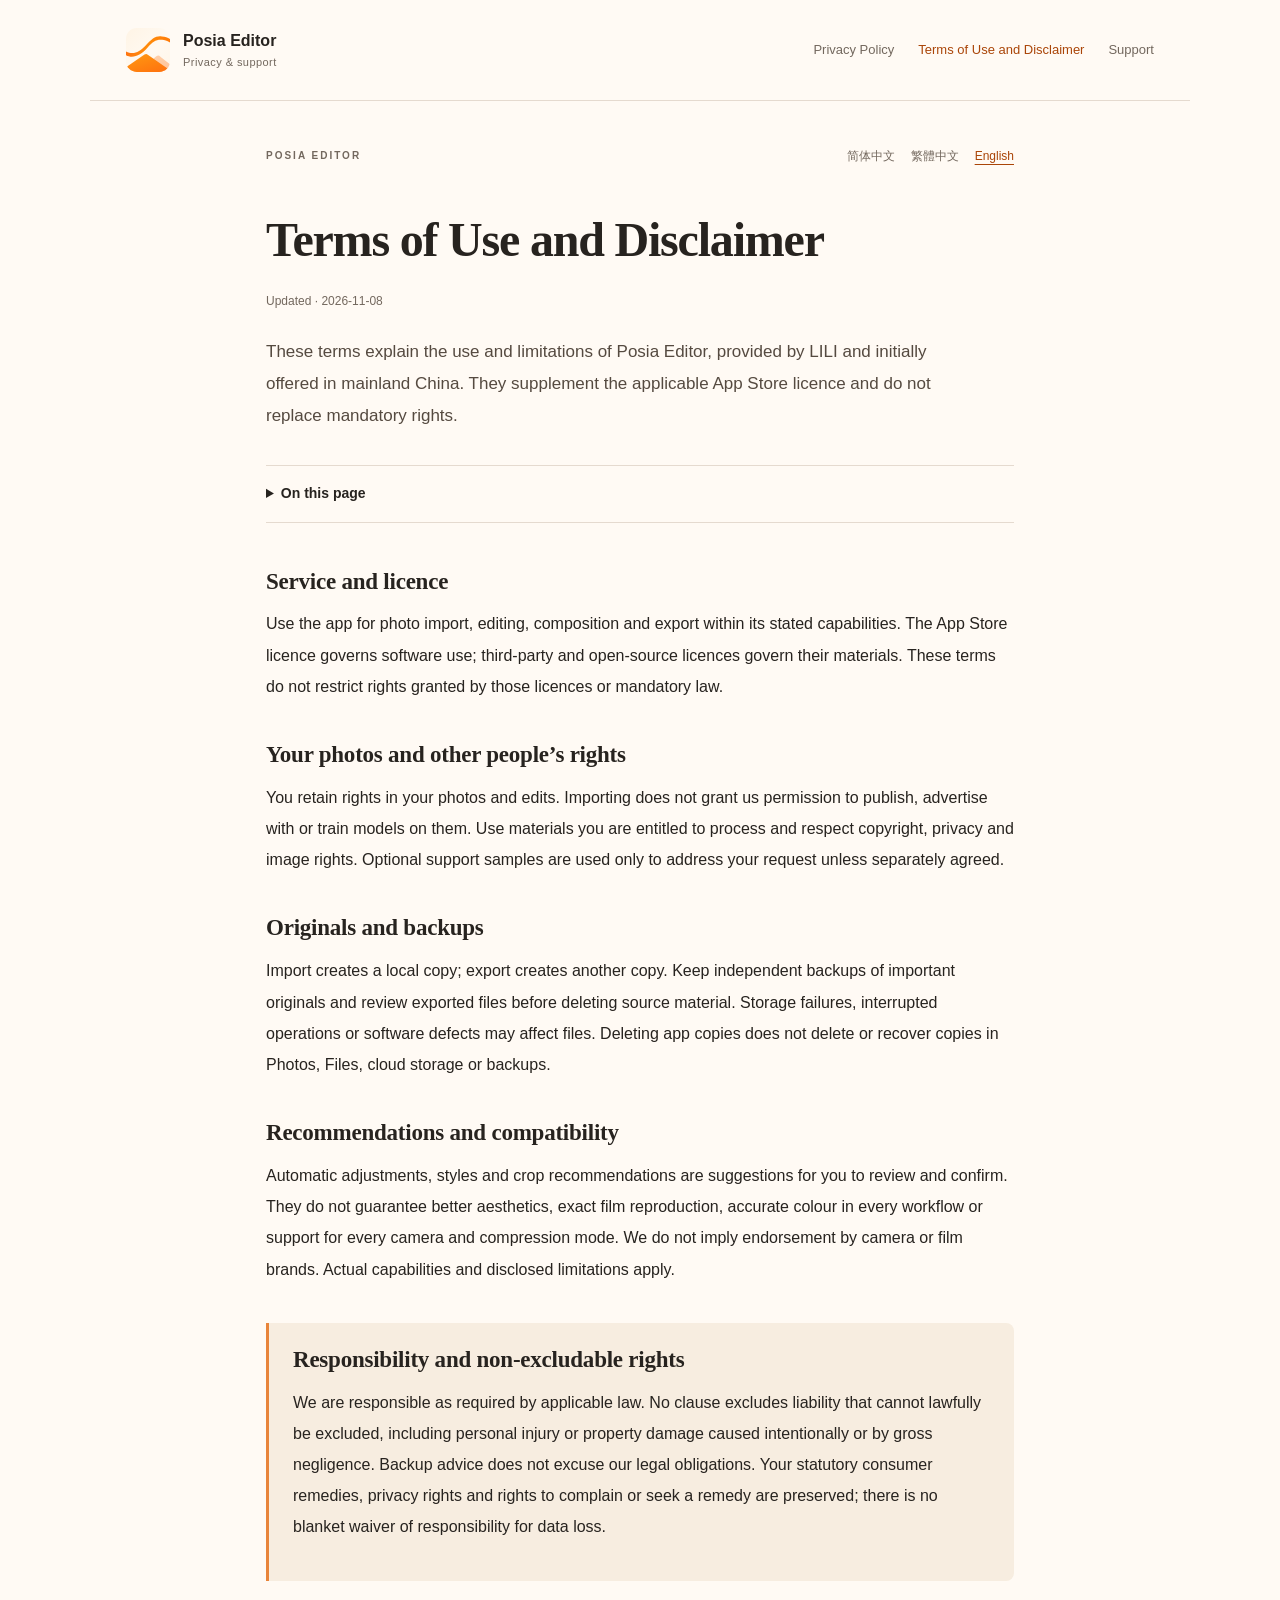
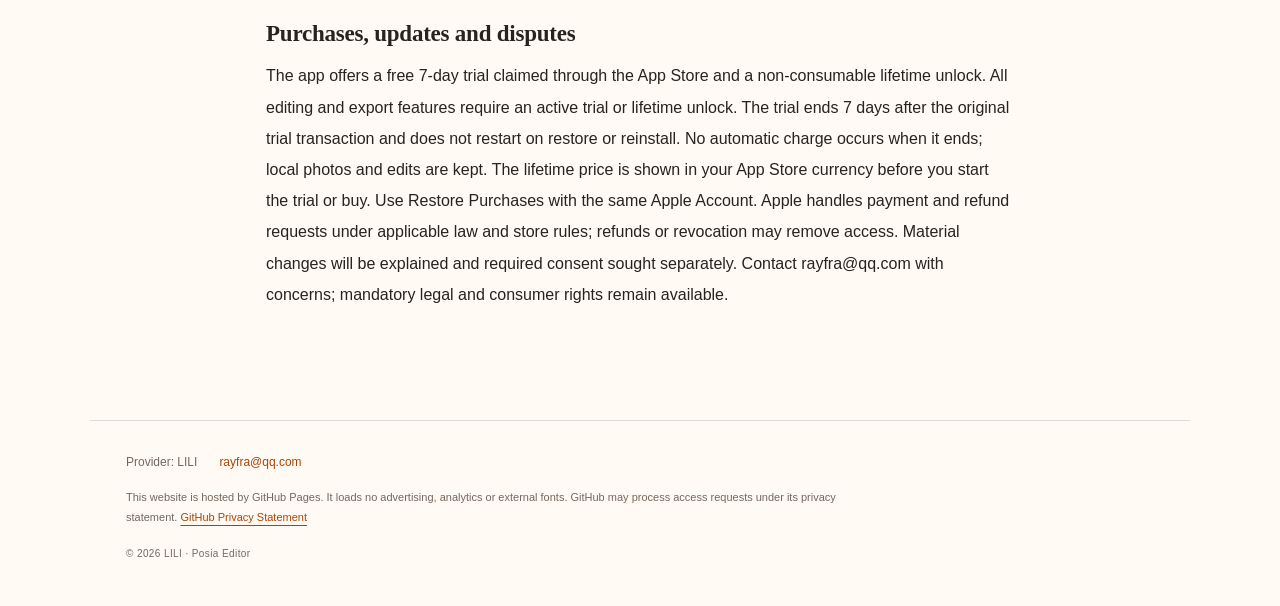
<file: terms-en.html>
<!doctype html>
<html lang="en"><head><meta charset="utf-8"><meta name="viewport" content="width=device-width,initial-scale=1">
<title>Terms of Use and Disclaimer · Posia Editor</title><meta name="description" content="Photo editing and composition. Find our privacy policy, terms of use and practical help here.">
<link rel="icon" href="icon.svg" type="image/svg+xml"><link rel="stylesheet" href="styles.css"></head>
<body><a class="skip" href="#main">Skip to content</a>
<header class="site-header"><a class="brand" href="index-en.html"><img src="icon.svg" width="44" height="44" alt=""><span>Posia Editor<small>Privacy &amp; support</small></span></a><nav aria-label="Privacy &amp; support"><a href="privacy-en.html">Privacy Policy</a><a href="terms-en.html" aria-current="page">Terms of Use and Disclaimer</a><a href="support-en.html">Support</a></nav></header>
<main id="main"><div class="page-top"><span class="eyebrow">POSIA EDITOR</span><nav class="languages" aria-label="Language"><a href="terms.html" lang="zh-Hans" hreflang="zh-Hans">简体中文</a><a href="terms-zh-Hant.html" lang="zh-Hant" hreflang="zh-Hant">繁體中文</a><a href="terms-en.html" lang="en" hreflang="en" aria-current="page">English</a></nav></div><h1>Terms of Use and Disclaimer</h1><p class="revision">Updated · <time datetime="2026-11-08">2026-11-08</time></p><p class="intro">These terms explain the use and limitations of Posia Editor, provided by LILI and initially offered in mainland China. They supplement the applicable App Store licence and do not replace mandatory rights.</p><details class="contents"><summary>On this page</summary><ol><li><a href="#scope">Service and licence</a></li><li><a href="#works">Your photos and other people’s rights</a></li><li><a href="#backup">Originals and backups</a></li><li><a href="#recommendations">Recommendations and compatibility</a></li><li><a href="#liability">Responsibility and non-excludable rights</a></li><li><a href="#purchases-updates">Purchases, updates and disputes</a></li></ol></details><article><section id="scope"><h2>Service and licence</h2><p>Use the app for photo import, editing, composition and export within its stated capabilities. The App Store licence governs software use; third-party and open-source licences govern their materials. These terms do not restrict rights granted by those licences or mandatory law.</p></section><section id="works"><h2>Your photos and other people’s rights</h2><p>You retain rights in your photos and edits. Importing does not grant us permission to publish, advertise with or train models on them. Use materials you are entitled to process and respect copyright, privacy and image rights. Optional support samples are used only to address your request unless separately agreed.</p></section><section id="backup"><h2>Originals and backups</h2><p>Import creates a local copy; export creates another copy. Keep independent backups of important originals and review exported files before deleting source material. Storage failures, interrupted operations or software defects may affect files. Deleting app copies does not delete or recover copies in Photos, Files, cloud storage or backups.</p></section><section id="recommendations"><h2>Recommendations and compatibility</h2><p>Automatic adjustments, styles and crop recommendations are suggestions for you to review and confirm. They do not guarantee better aesthetics, exact film reproduction, accurate colour in every workflow or support for every camera and compression mode. We do not imply endorsement by camera or film brands. Actual capabilities and disclosed limitations apply.</p></section><section id="liability" class="important"><h2>Responsibility and non-excludable rights</h2><p>We are responsible as required by applicable law. No clause excludes liability that cannot lawfully be excluded, including personal injury or property damage caused intentionally or by gross negligence. Backup advice does not excuse our legal obligations. Your statutory consumer remedies, privacy rights and rights to complain or seek a remedy are preserved; there is no blanket waiver of responsibility for data loss.</p></section><section id="purchases-updates"><h2>Purchases, updates and disputes</h2><p>The app offers a free 7-day trial claimed through the App Store and a non-consumable lifetime unlock. All editing and export features require an active trial or lifetime unlock. The trial ends 7 days after the original trial transaction and does not restart on restore or reinstall. No automatic charge occurs when it ends; local photos and edits are kept. The lifetime price is shown in your App Store currency before you start the trial or buy. Use Restore Purchases with the same Apple Account. Apple handles payment and refund requests under applicable law and store rules; refunds or revocation may remove access. Material changes will be explained and required consent sought separately. Contact rayfra@qq.com with concerns; mandatory legal and consumer rights remain available.</p></section></article></main>
<footer><div class="contact-line">Provider: LILI<a href="mailto:rayfra@qq.com">rayfra@qq.com</a></div>
<p>This website is hosted by GitHub Pages. It loads no advertising, analytics or external fonts. GitHub may process access requests under its privacy statement. <a href="https://docs.github.com/en/site-policy/privacy-policies/github-privacy-statement">GitHub Privacy Statement</a></p><small>© 2026 LILI · Posia Editor</small></footer></body></html>
</file>
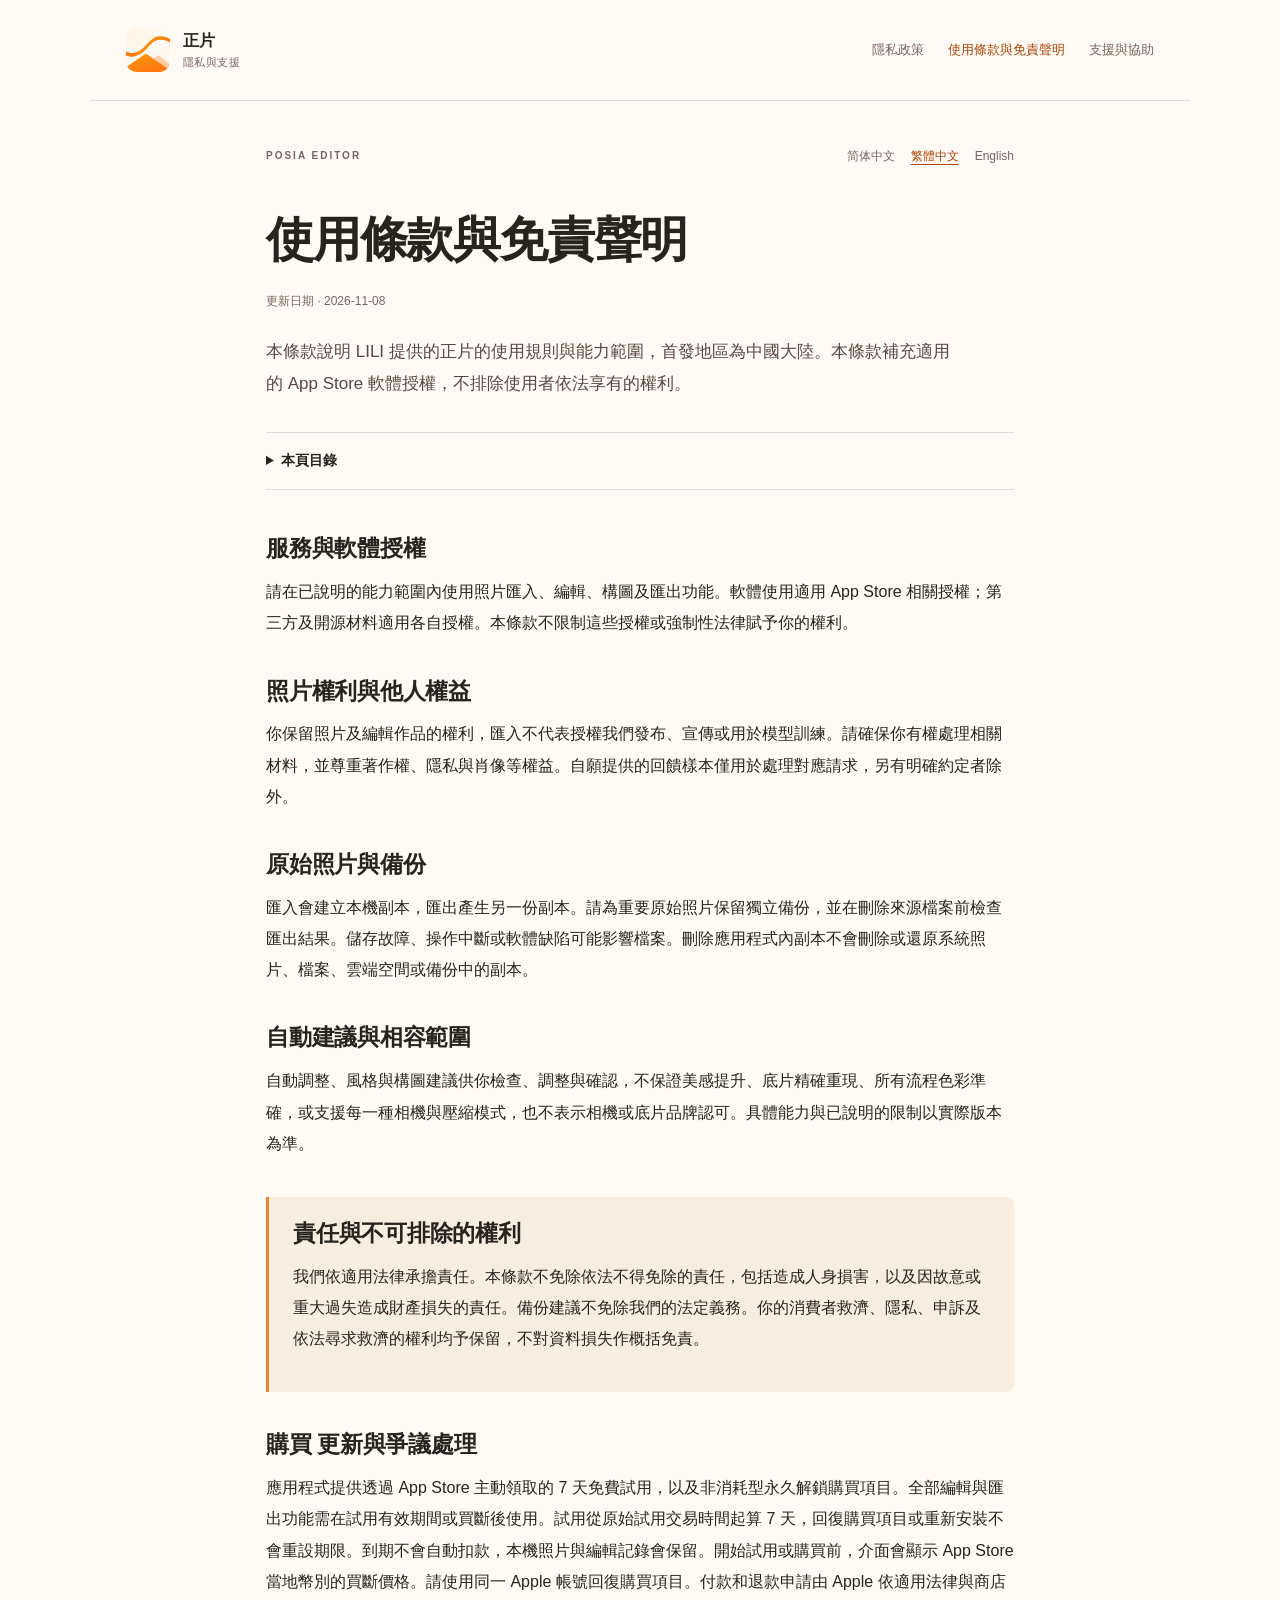
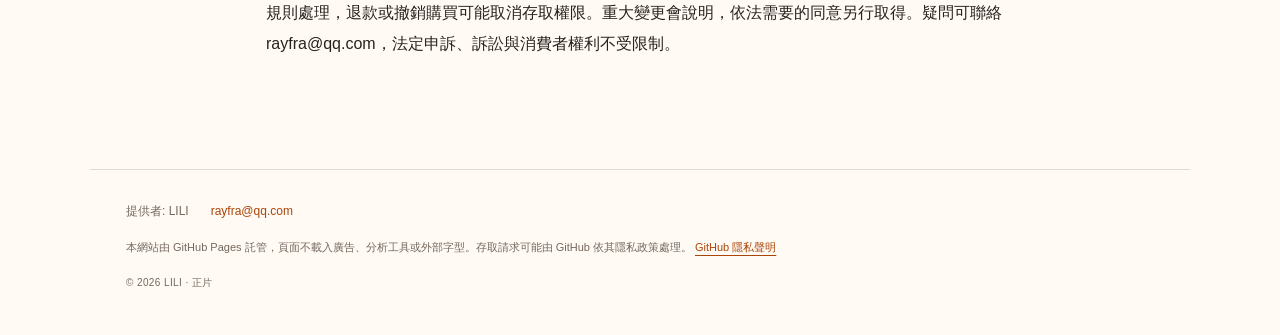
<file: terms-zh-Hant.html>
<!doctype html>
<html lang="zh-Hant"><head><meta charset="utf-8"><meta name="viewport" content="width=device-width,initial-scale=1">
<title>使用條款與免責聲明 · 正片</title><meta name="description" content="照片編輯與構圖。這裡提供隱私政策、使用條款和使用協助。">
<link rel="icon" href="icon.svg" type="image/svg+xml"><link rel="stylesheet" href="styles.css"></head>
<body><a class="skip" href="#main">跳到正文</a>
<header class="site-header"><a class="brand" href="index-zh-Hant.html"><img src="icon.svg" width="44" height="44" alt=""><span>正片<small>隱私與支援</small></span></a><nav aria-label="隱私與支援"><a href="privacy-zh-Hant.html">隱私政策</a><a href="terms-zh-Hant.html" aria-current="page">使用條款與免責聲明</a><a href="support-zh-Hant.html">支援與協助</a></nav></header>
<main id="main"><div class="page-top"><span class="eyebrow">POSIA EDITOR</span><nav class="languages" aria-label="語言"><a href="terms.html" lang="zh-Hans" hreflang="zh-Hans">简体中文</a><a href="terms-zh-Hant.html" lang="zh-Hant" hreflang="zh-Hant" aria-current="page">繁體中文</a><a href="terms-en.html" lang="en" hreflang="en">English</a></nav></div><h1>使用條款與免責聲明</h1><p class="revision">更新日期 · <time datetime="2026-11-08">2026-11-08</time></p><p class="intro">本條款說明 LILI 提供的正片的使用規則與能力範圍，首發地區為中國大陸。本條款補充適用的 App Store 軟體授權，不排除使用者依法享有的權利。</p><details class="contents"><summary>本頁目錄</summary><ol><li><a href="#scope">服務與軟體授權</a></li><li><a href="#works">照片權利與他人權益</a></li><li><a href="#backup">原始照片與備份</a></li><li><a href="#recommendations">自動建議與相容範圍</a></li><li><a href="#liability">責任與不可排除的權利</a></li><li><a href="#purchases-updates">購買 更新與爭議處理</a></li></ol></details><article><section id="scope"><h2>服務與軟體授權</h2><p>請在已說明的能力範圍內使用照片匯入、編輯、構圖及匯出功能。軟體使用適用 App Store 相關授權；第三方及開源材料適用各自授權。本條款不限制這些授權或強制性法律賦予你的權利。</p></section><section id="works"><h2>照片權利與他人權益</h2><p>你保留照片及編輯作品的權利，匯入不代表授權我們發布、宣傳或用於模型訓練。請確保你有權處理相關材料，並尊重著作權、隱私與肖像等權益。自願提供的回饋樣本僅用於處理對應請求，另有明確約定者除外。</p></section><section id="backup"><h2>原始照片與備份</h2><p>匯入會建立本機副本，匯出產生另一份副本。請為重要原始照片保留獨立備份，並在刪除來源檔案前檢查匯出結果。儲存故障、操作中斷或軟體缺陷可能影響檔案。刪除應用程式內副本不會刪除或還原系統照片、檔案、雲端空間或備份中的副本。</p></section><section id="recommendations"><h2>自動建議與相容範圍</h2><p>自動調整、風格與構圖建議供你檢查、調整與確認，不保證美感提升、底片精確重現、所有流程色彩準確，或支援每一種相機與壓縮模式，也不表示相機或底片品牌認可。具體能力與已說明的限制以實際版本為準。</p></section><section id="liability" class="important"><h2>責任與不可排除的權利</h2><p>我們依適用法律承擔責任。本條款不免除依法不得免除的責任，包括造成人身損害，以及因故意或重大過失造成財產損失的責任。備份建議不免除我們的法定義務。你的消費者救濟、隱私、申訴及依法尋求救濟的權利均予保留，不對資料損失作概括免責。</p></section><section id="purchases-updates"><h2>購買 更新與爭議處理</h2><p>應用程式提供透過 App Store 主動領取的 7 天免費試用，以及非消耗型永久解鎖購買項目。全部編輯與匯出功能需在試用有效期間或買斷後使用。試用從原始試用交易時間起算 7 天，回復購買項目或重新安裝不會重設期限。到期不會自動扣款，本機照片與編輯記錄會保留。開始試用或購買前，介面會顯示 App Store 當地幣別的買斷價格。請使用同一 Apple 帳號回復購買項目。付款和退款申請由 Apple 依適用法律與商店規則處理，退款或撤銷購買可能取消存取權限。重大變更會說明，依法需要的同意另行取得。疑問可聯絡 rayfra@qq.com，法定申訴、訴訟與消費者權利不受限制。</p></section></article></main>
<footer><div class="contact-line">提供者: LILI<a href="mailto:rayfra@qq.com">rayfra@qq.com</a></div>
<p>本網站由 GitHub Pages 託管，頁面不載入廣告、分析工具或外部字型。存取請求可能由 GitHub 依其隱私政策處理。 <a href="https://docs.github.com/en/site-policy/privacy-policies/github-privacy-statement">GitHub 隱私聲明</a></p><small>© 2026 LILI · 正片</small></footer></body></html>
</file>
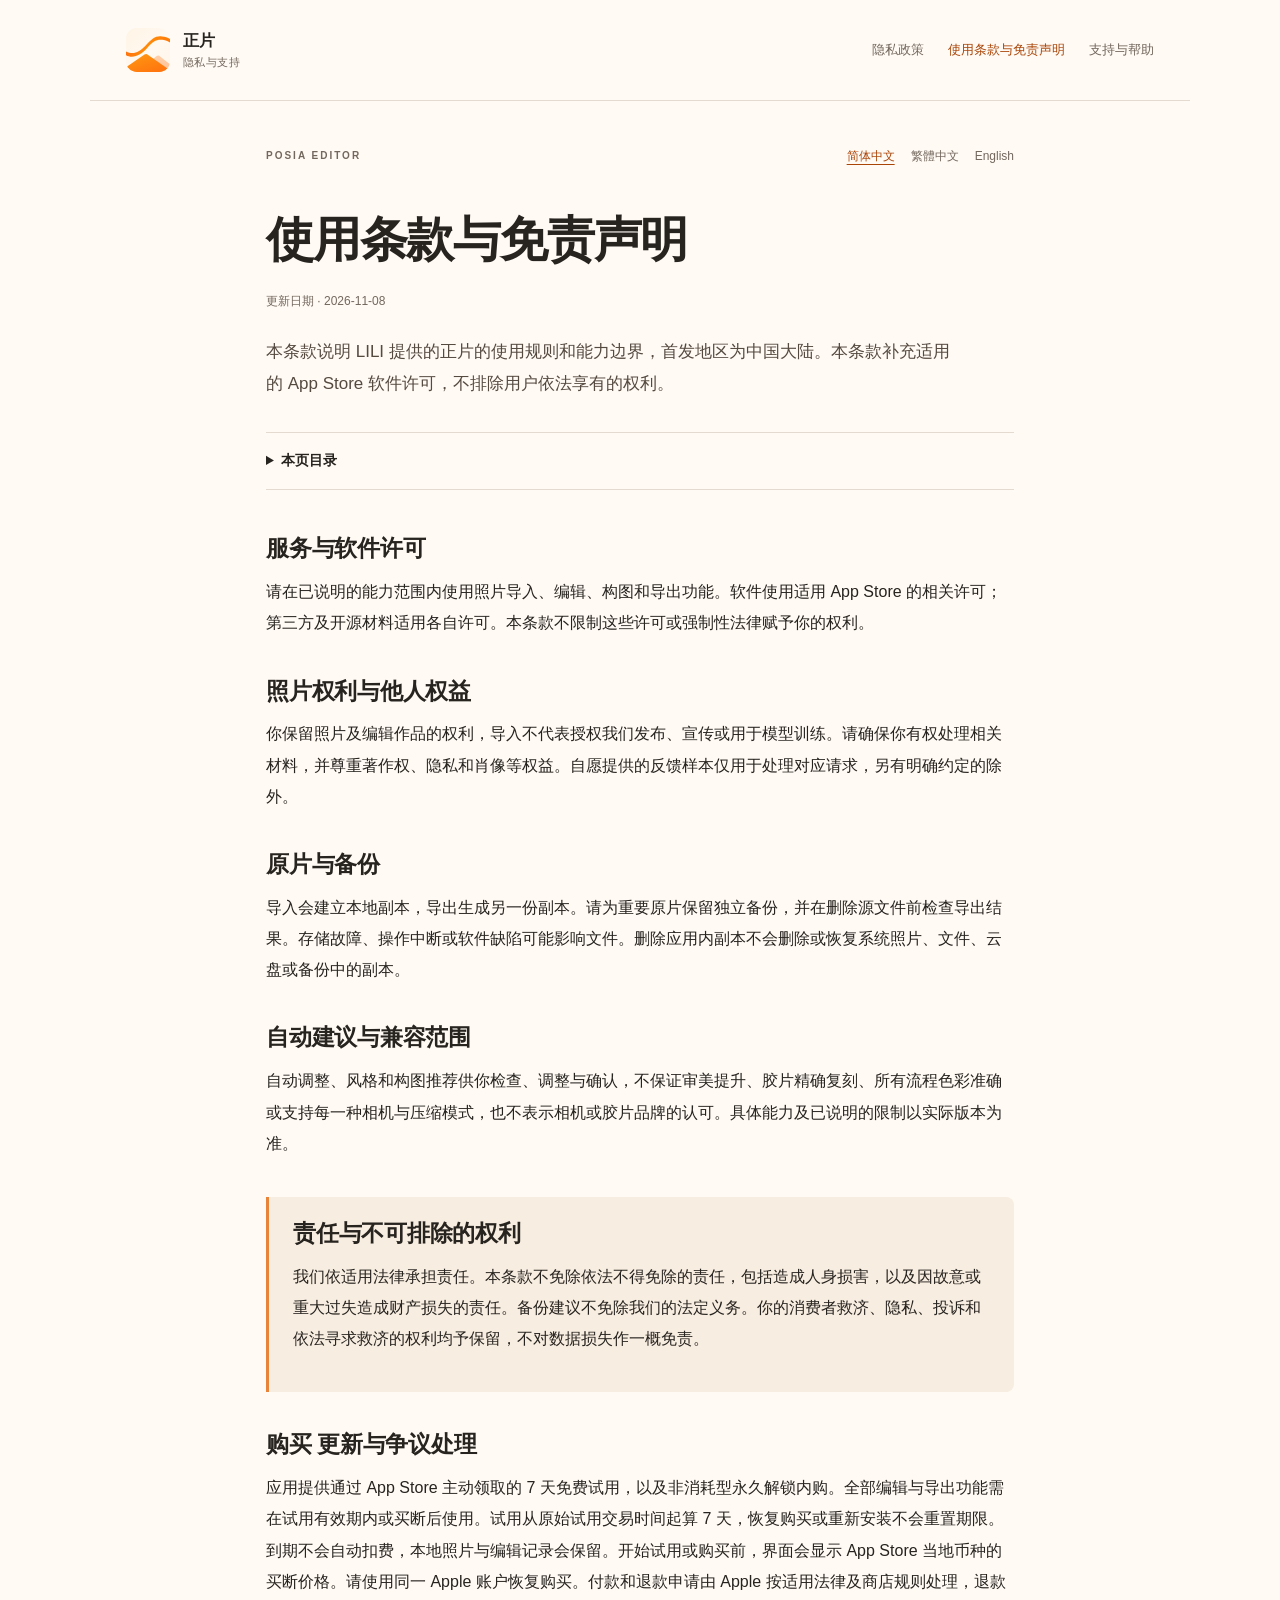
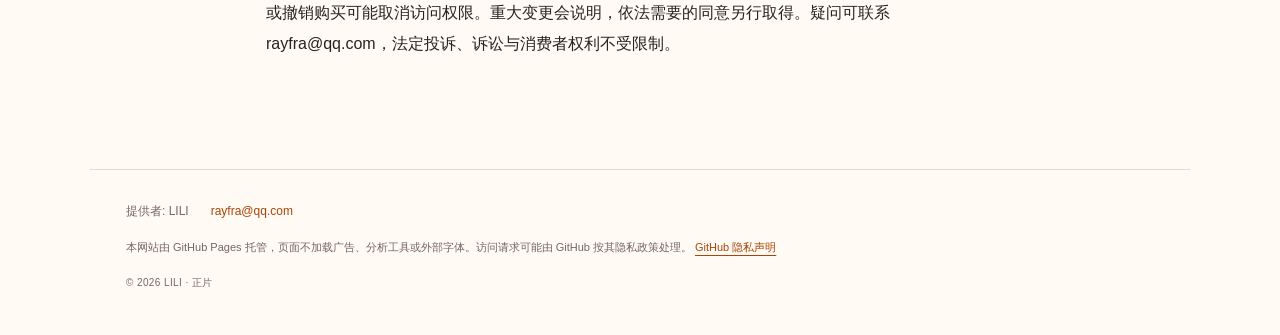
<file: terms.html>
<!doctype html>
<html lang="zh-Hans"><head><meta charset="utf-8"><meta name="viewport" content="width=device-width,initial-scale=1">
<title>使用条款与免责声明 · 正片</title><meta name="description" content="照片编辑与构图。这里提供隐私政策、使用条款和使用帮助。">
<link rel="icon" href="icon.svg" type="image/svg+xml"><link rel="stylesheet" href="styles.css"></head>
<body><a class="skip" href="#main">跳到正文</a>
<header class="site-header"><a class="brand" href="index.html"><img src="icon.svg" width="44" height="44" alt=""><span>正片<small>隐私与支持</small></span></a><nav aria-label="隐私与支持"><a href="privacy.html">隐私政策</a><a href="terms.html" aria-current="page">使用条款与免责声明</a><a href="support.html">支持与帮助</a></nav></header>
<main id="main"><div class="page-top"><span class="eyebrow">POSIA EDITOR</span><nav class="languages" aria-label="语言"><a href="terms.html" lang="zh-Hans" hreflang="zh-Hans" aria-current="page">简体中文</a><a href="terms-zh-Hant.html" lang="zh-Hant" hreflang="zh-Hant">繁體中文</a><a href="terms-en.html" lang="en" hreflang="en">English</a></nav></div><h1>使用条款与免责声明</h1><p class="revision">更新日期 · <time datetime="2026-11-08">2026-11-08</time></p><p class="intro">本条款说明 LILI 提供的正片的使用规则和能力边界，首发地区为中国大陆。本条款补充适用的 App Store 软件许可，不排除用户依法享有的权利。</p><details class="contents"><summary>本页目录</summary><ol><li><a href="#scope">服务与软件许可</a></li><li><a href="#works">照片权利与他人权益</a></li><li><a href="#backup">原片与备份</a></li><li><a href="#recommendations">自动建议与兼容范围</a></li><li><a href="#liability">责任与不可排除的权利</a></li><li><a href="#purchases-updates">购买 更新与争议处理</a></li></ol></details><article><section id="scope"><h2>服务与软件许可</h2><p>请在已说明的能力范围内使用照片导入、编辑、构图和导出功能。软件使用适用 App Store 的相关许可；第三方及开源材料适用各自许可。本条款不限制这些许可或强制性法律赋予你的权利。</p></section><section id="works"><h2>照片权利与他人权益</h2><p>你保留照片及编辑作品的权利，导入不代表授权我们发布、宣传或用于模型训练。请确保你有权处理相关材料，并尊重著作权、隐私和肖像等权益。自愿提供的反馈样本仅用于处理对应请求，另有明确约定的除外。</p></section><section id="backup"><h2>原片与备份</h2><p>导入会建立本地副本，导出生成另一份副本。请为重要原片保留独立备份，并在删除源文件前检查导出结果。存储故障、操作中断或软件缺陷可能影响文件。删除应用内副本不会删除或恢复系统照片、文件、云盘或备份中的副本。</p></section><section id="recommendations"><h2>自动建议与兼容范围</h2><p>自动调整、风格和构图推荐供你检查、调整与确认，不保证审美提升、胶片精确复刻、所有流程色彩准确或支持每一种相机与压缩模式，也不表示相机或胶片品牌的认可。具体能力及已说明的限制以实际版本为准。</p></section><section id="liability" class="important"><h2>责任与不可排除的权利</h2><p>我们依适用法律承担责任。本条款不免除依法不得免除的责任，包括造成人身损害，以及因故意或重大过失造成财产损失的责任。备份建议不免除我们的法定义务。你的消费者救济、隐私、投诉和依法寻求救济的权利均予保留，不对数据损失作一概免责。</p></section><section id="purchases-updates"><h2>购买 更新与争议处理</h2><p>应用提供通过 App Store 主动领取的 7 天免费试用，以及非消耗型永久解锁内购。全部编辑与导出功能需在试用有效期内或买断后使用。试用从原始试用交易时间起算 7 天，恢复购买或重新安装不会重置期限。到期不会自动扣费，本地照片与编辑记录会保留。开始试用或购买前，界面会显示 App Store 当地币种的买断价格。请使用同一 Apple 账户恢复购买。付款和退款申请由 Apple 按适用法律及商店规则处理，退款或撤销购买可能取消访问权限。重大变更会说明，依法需要的同意另行取得。疑问可联系 rayfra@qq.com，法定投诉、诉讼与消费者权利不受限制。</p></section></article></main>
<footer><div class="contact-line">提供者: LILI<a href="mailto:rayfra@qq.com">rayfra@qq.com</a></div>
<p>本网站由 GitHub Pages 托管，页面不加载广告、分析工具或外部字体。访问请求可能由 GitHub 按其隐私政策处理。 <a href="https://docs.github.com/en/site-policy/privacy-policies/github-privacy-statement">GitHub 隐私声明</a></p><small>© 2026 LILI · 正片</small></footer></body></html>
</file>
<file: styles.css>
:root{color-scheme:light;--paper:#fffaf4;--ink:#27231f;--muted:#73685e;--accent:#aa4508;--line:#e5dacf;--wash:#f7ede0}
*{box-sizing:border-box}html{scroll-padding-top:24px}body{margin:0;background:var(--paper);color:var(--ink);font-family:"Avenir Next","PingFang SC","Microsoft YaHei",sans-serif;font-size:16px;line-height:1.85}a{color:var(--accent);text-underline-offset:4px}a:focus-visible,summary:focus-visible{outline:3px solid var(--accent);outline-offset:5px;border-radius:3px}.skip{position:absolute;left:12px;top:-80px;background:var(--paper);padding:8px 16px;z-index:5}.skip:focus{top:12px}
.site-header{max-width:1100px;margin:auto;padding:28px 36px;display:flex;align-items:center;justify-content:space-between;gap:24px;border-bottom:1px solid var(--line)}.brand{display:flex;align-items:center;gap:13px;text-decoration:none;color:var(--ink);font-weight:650;line-height:1.35}.brand img{display:block}.brand small{display:block;font-size:11px;color:var(--muted);font-weight:400;letter-spacing:.04em;margin-top:4px}.site-header nav{display:flex;gap:24px;font-size:13px}.site-header nav a{color:var(--muted);text-decoration:none}.site-header nav a[aria-current],.site-header nav a:hover{color:var(--accent)}
main{max-width:820px;min-height:50vh;margin:auto;padding:44px 36px 72px}.page-top{display:flex;align-items:center;justify-content:space-between;gap:16px;margin-bottom:42px}.eyebrow{color:var(--muted);font-size:10px;letter-spacing:.2em;font-weight:650}.languages{display:flex;gap:16px;font-size:12px}.languages a{text-decoration:none;color:var(--muted)}.languages a[aria-current]{color:var(--accent);text-decoration:underline}h1,h2{font-family:"Iowan Old Style","Palatino Linotype","Songti SC","Noto Serif CJK SC",serif;font-weight:600;line-height:1.3}h1{font-size:clamp(30px,5vw,48px);letter-spacing:-.025em;margin:0 0 18px}.home-title{font-size:clamp(46px,7vw,68px);margin:8px 0 24px}.revision{font-size:12px;color:var(--muted);margin:0 0 24px}.intro{font-size:17px;color:#554a40;line-height:1.9;margin:0 0 32px;max-width:690px}.contents{border-top:1px solid var(--line);border-bottom:1px solid var(--line);padding:15px 0;margin:32px 0 44px;font-size:14px}.contents summary{cursor:pointer;font-weight:600}.contents ol{padding-inline-start:24px}.contents a{text-decoration:none}article section{margin:0 0 38px;scroll-margin-top:24px}h2{font-size:23px;letter-spacing:-.01em;margin:0 0 12px}p{margin:0 0 16px;overflow-wrap:anywhere}article section p{line-height:1.95}.important{padding:22px 24px;background:var(--wash);border-inline-start:3px solid #e8843a;border-radius:0 8px 8px 0}
.directory{margin-top:50px;border-top:1px solid var(--line)}.directory-row{display:flex;justify-content:space-between;gap:20px;padding:28px 0;border-bottom:1px solid var(--line);text-decoration:none;color:var(--ink)}.directory-row h2{font-size:24px;margin-bottom:7px}.directory-row p{font-size:14px;margin:0;color:var(--muted)}.directory-row>span{font-size:24px;color:var(--accent)}.directory-row:hover h2{color:var(--accent)}.contact-box{border:1px solid var(--line);border-radius:10px;padding:22px 26px;display:flex;flex-direction:column;gap:4px;margin:30px 0 50px}.contact-box>span,.contact-box small{font-size:12px;color:var(--muted)}.contact-box>a{font-size:clamp(20px,4vw,28px);font-weight:500;text-decoration:none;width:fit-content}.contact-box>a span{font-size:20px;margin-inline-start:8px}
footer{max-width:1100px;margin:auto;border-top:1px solid var(--line);padding:30px 36px 42px;color:var(--muted);font-size:12px}footer p{max-width:760px;font-size:11px;margin:14px 0}.contact-line{display:flex;gap:22px;flex-wrap:wrap}.contact-line a{text-decoration:none}footer small{font-size:10px;letter-spacing:.04em}
@media(max-width:650px){.site-header{padding:20px;align-items:flex-start;flex-direction:column;gap:18px}.site-header nav{gap:20px;flex-wrap:wrap;font-size:12px}main{padding:28px 20px 52px}.page-top{flex-wrap:wrap;gap:18px;margin-bottom:32px}.eyebrow{font-size:9px}.languages{gap:15px}.intro{font-size:16px}h2{font-size:21px}.important{padding:18px}.contact-box{padding:20px}footer{padding:26px 20px 32px}.directory-row{padding:24px 0}}@media(prefers-reduced-motion:no-preference){a{transition:color .15s ease}}@media print{.site-header,.page-top,.contents{display:none}body{background:white;color:black}main{max-width:none;padding:0}.important{border:1px solid #777;background:none}footer{padding:16px 0}a{color:inherit}}
</file>
